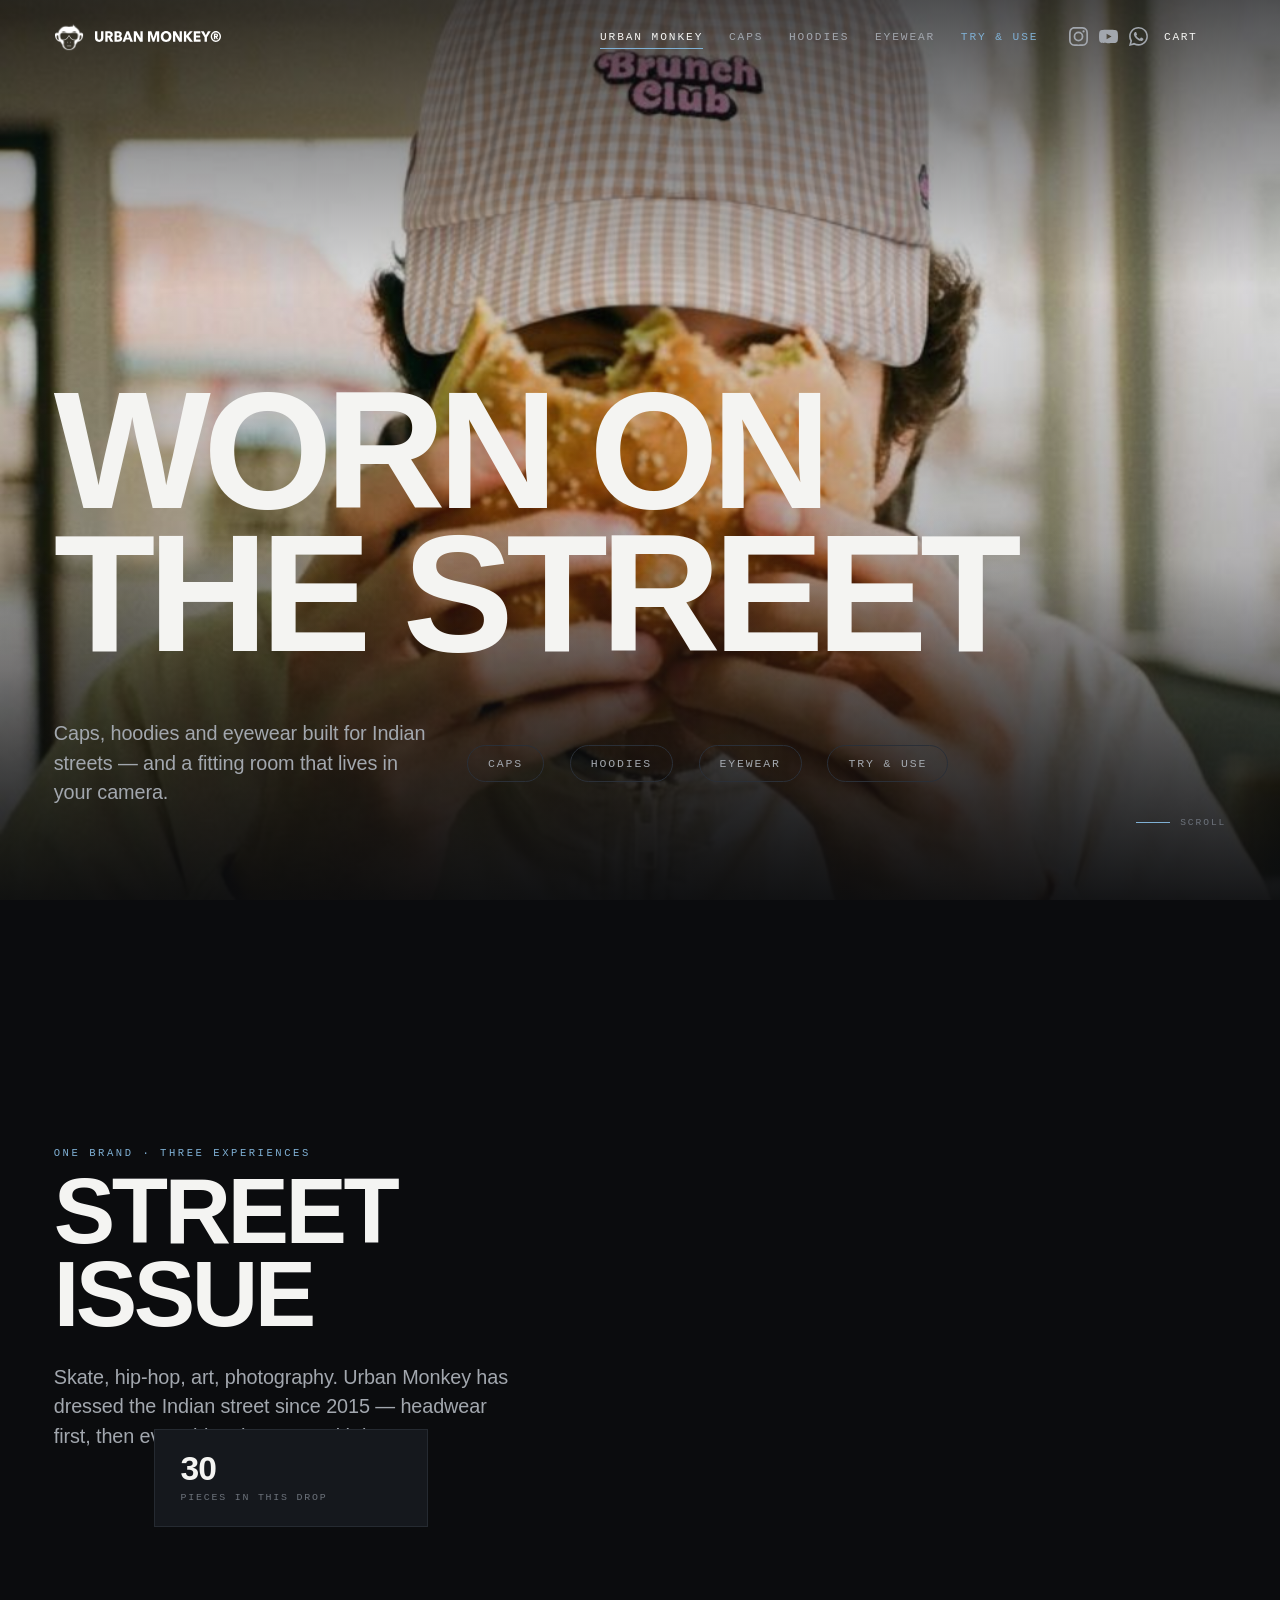
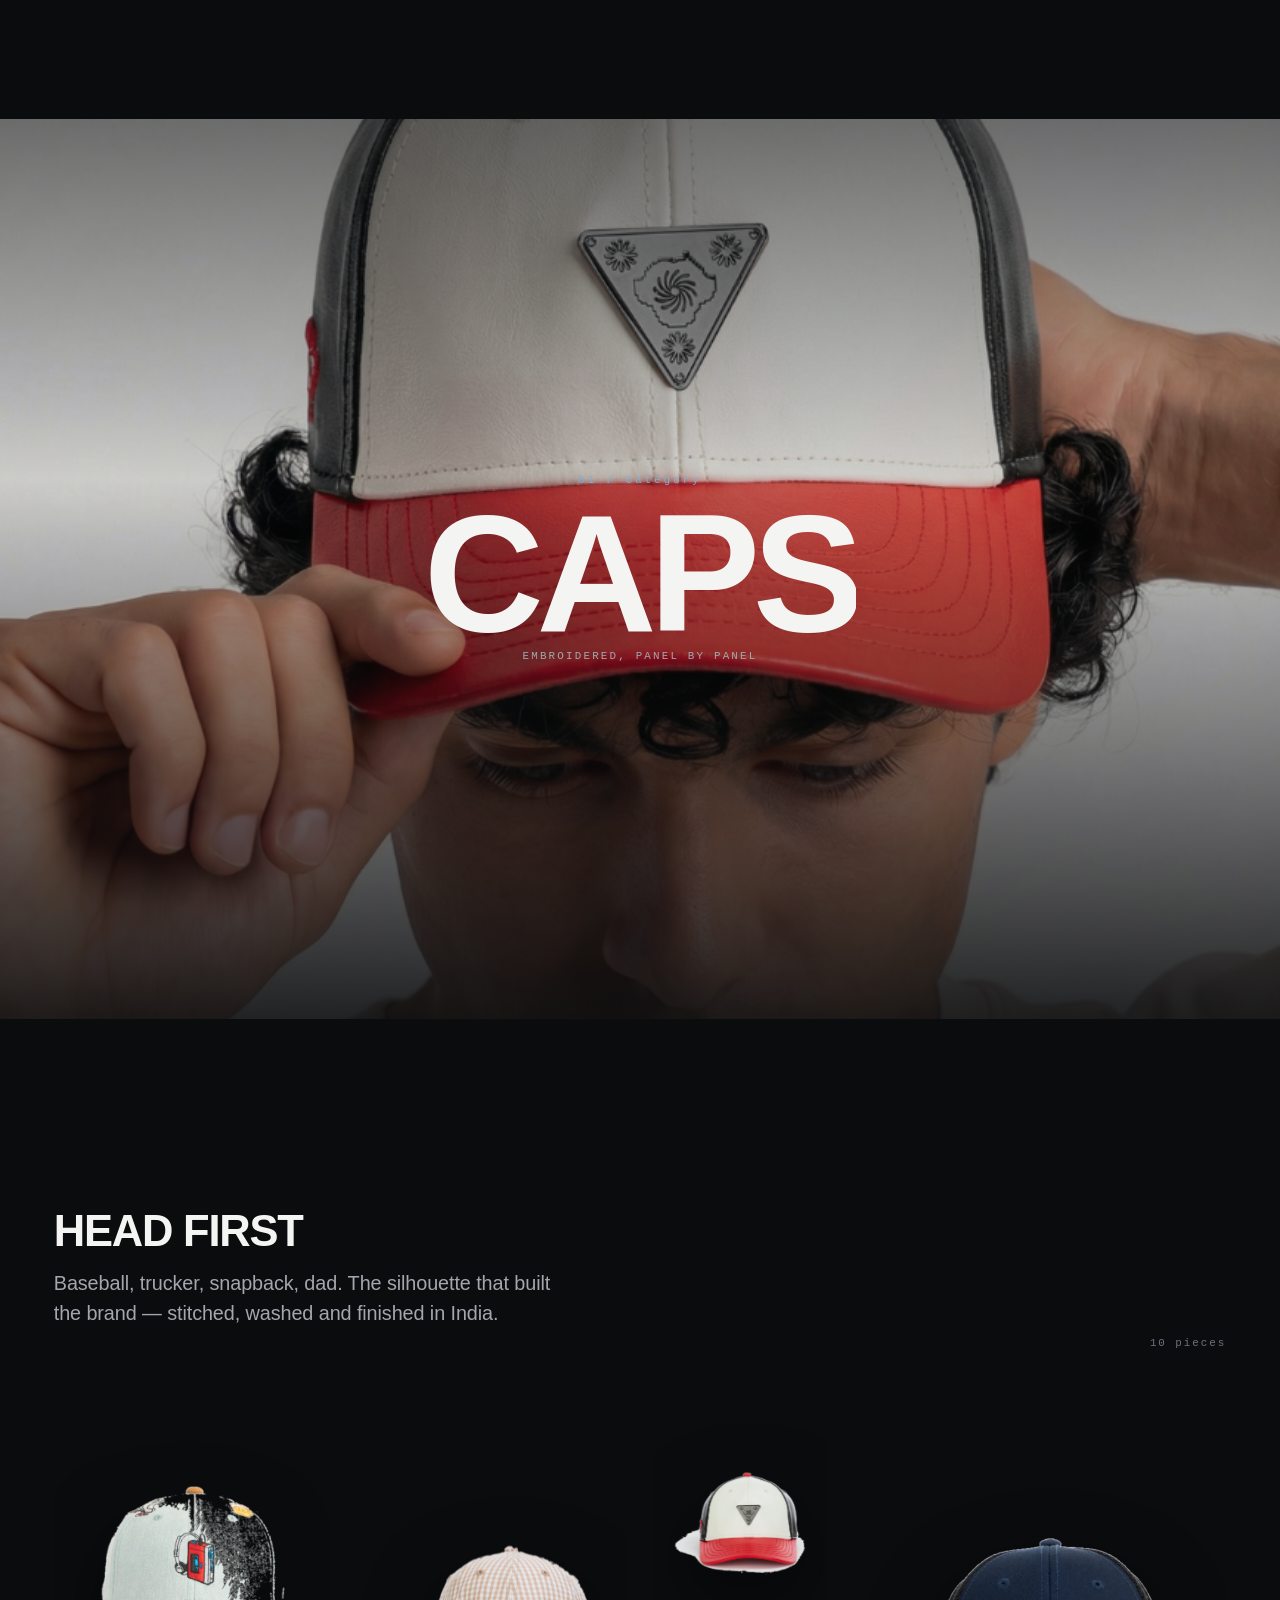
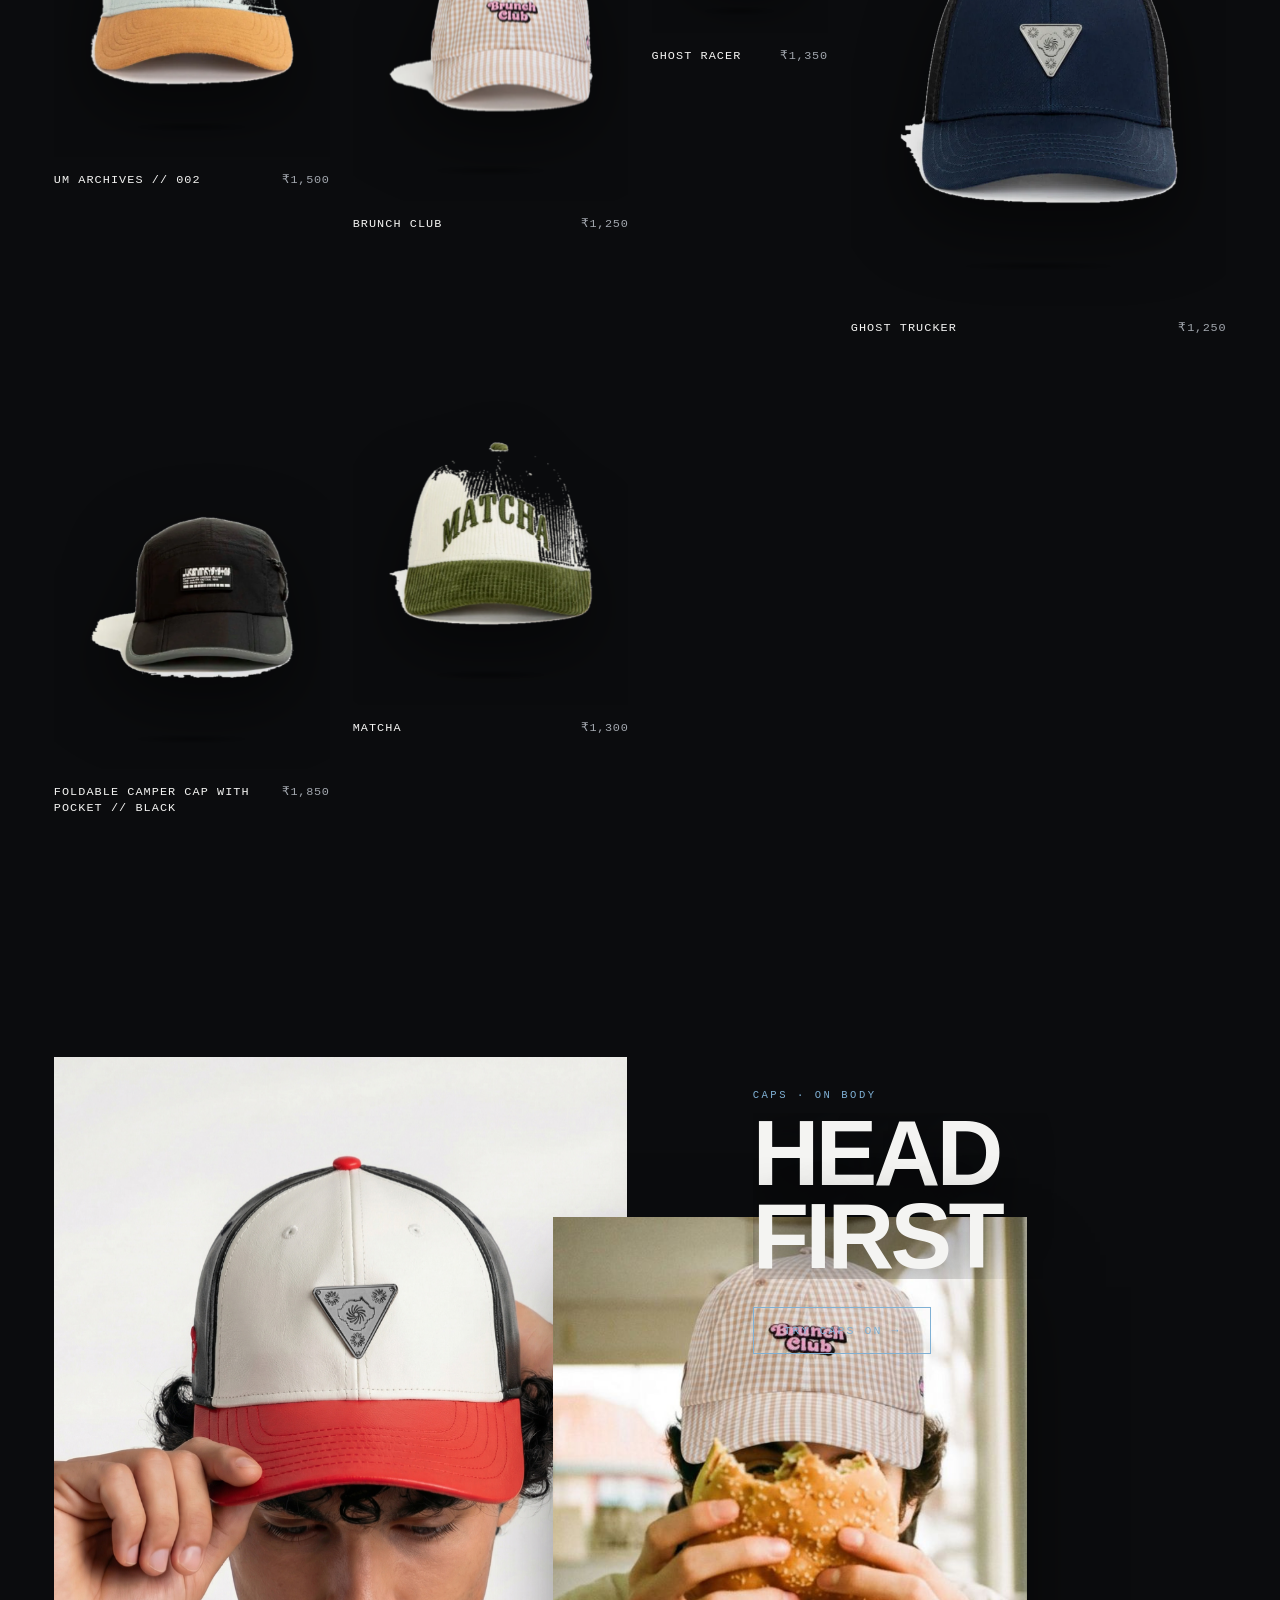
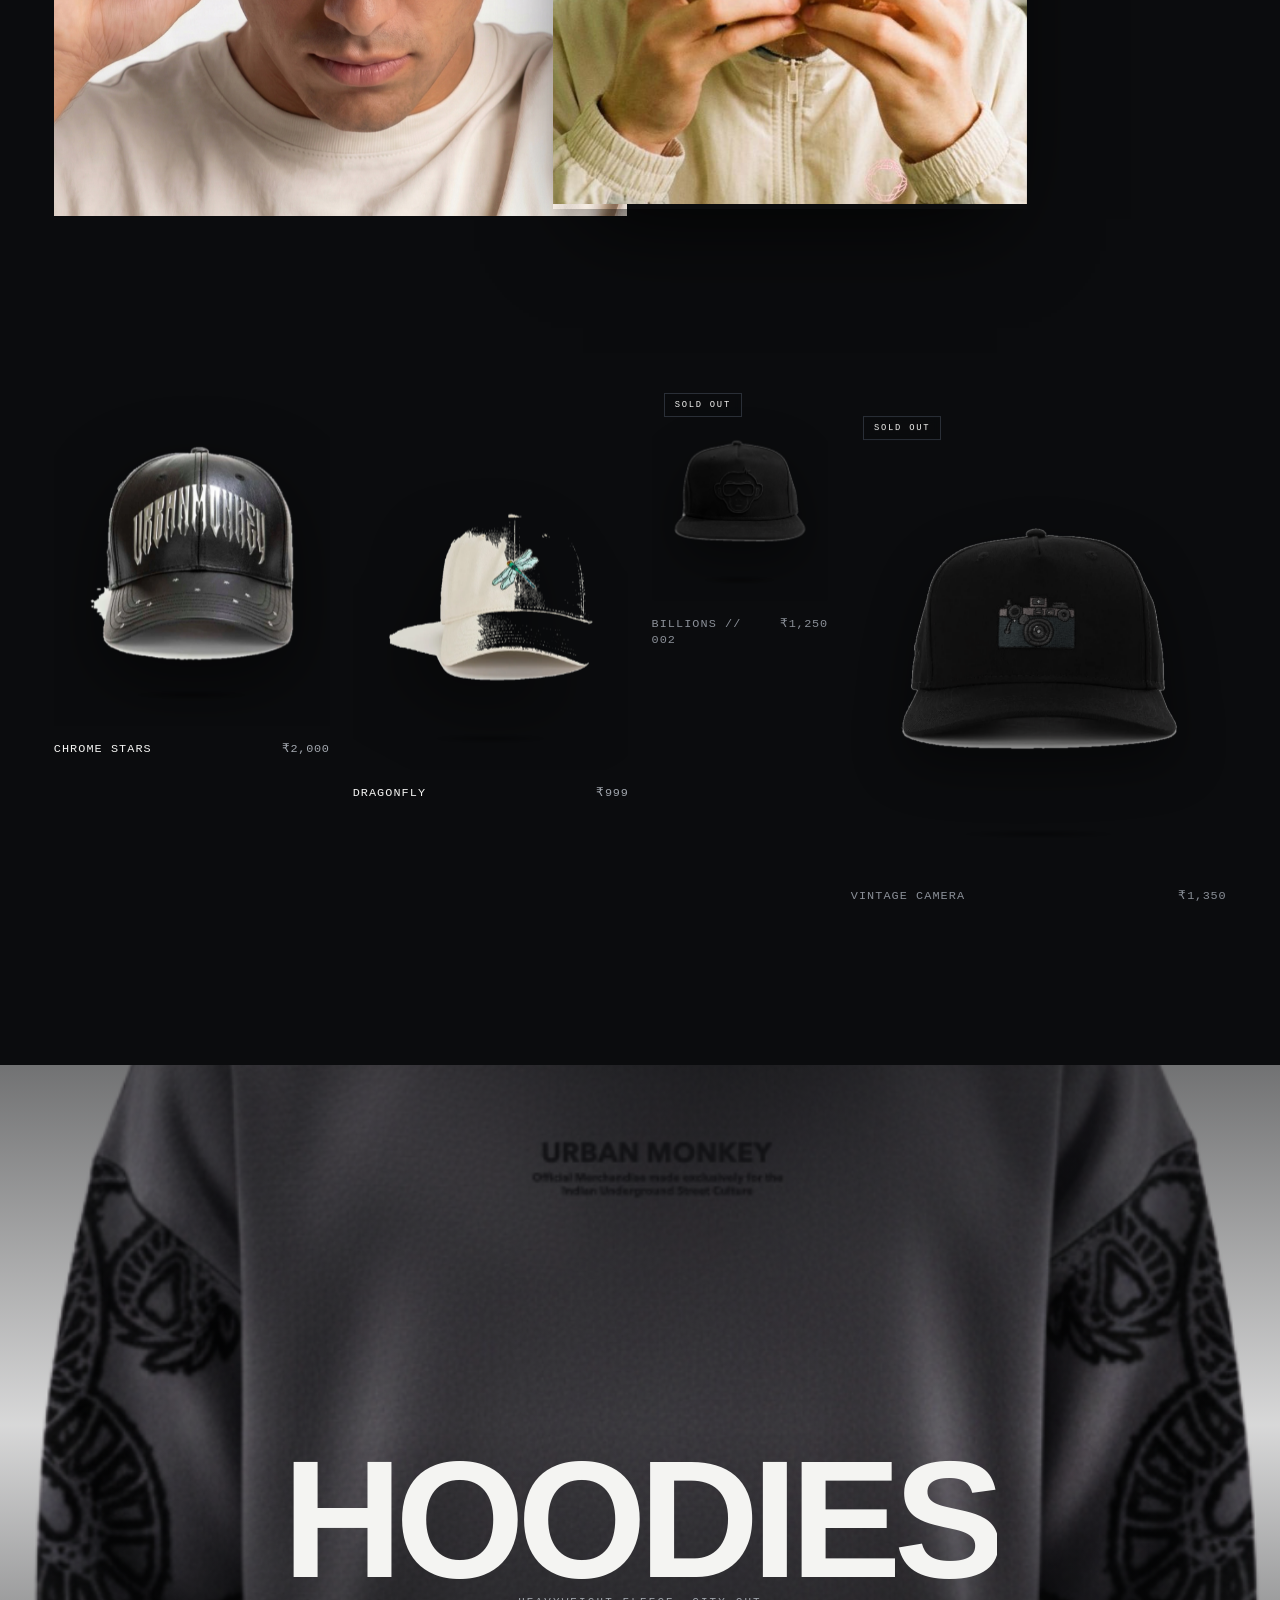
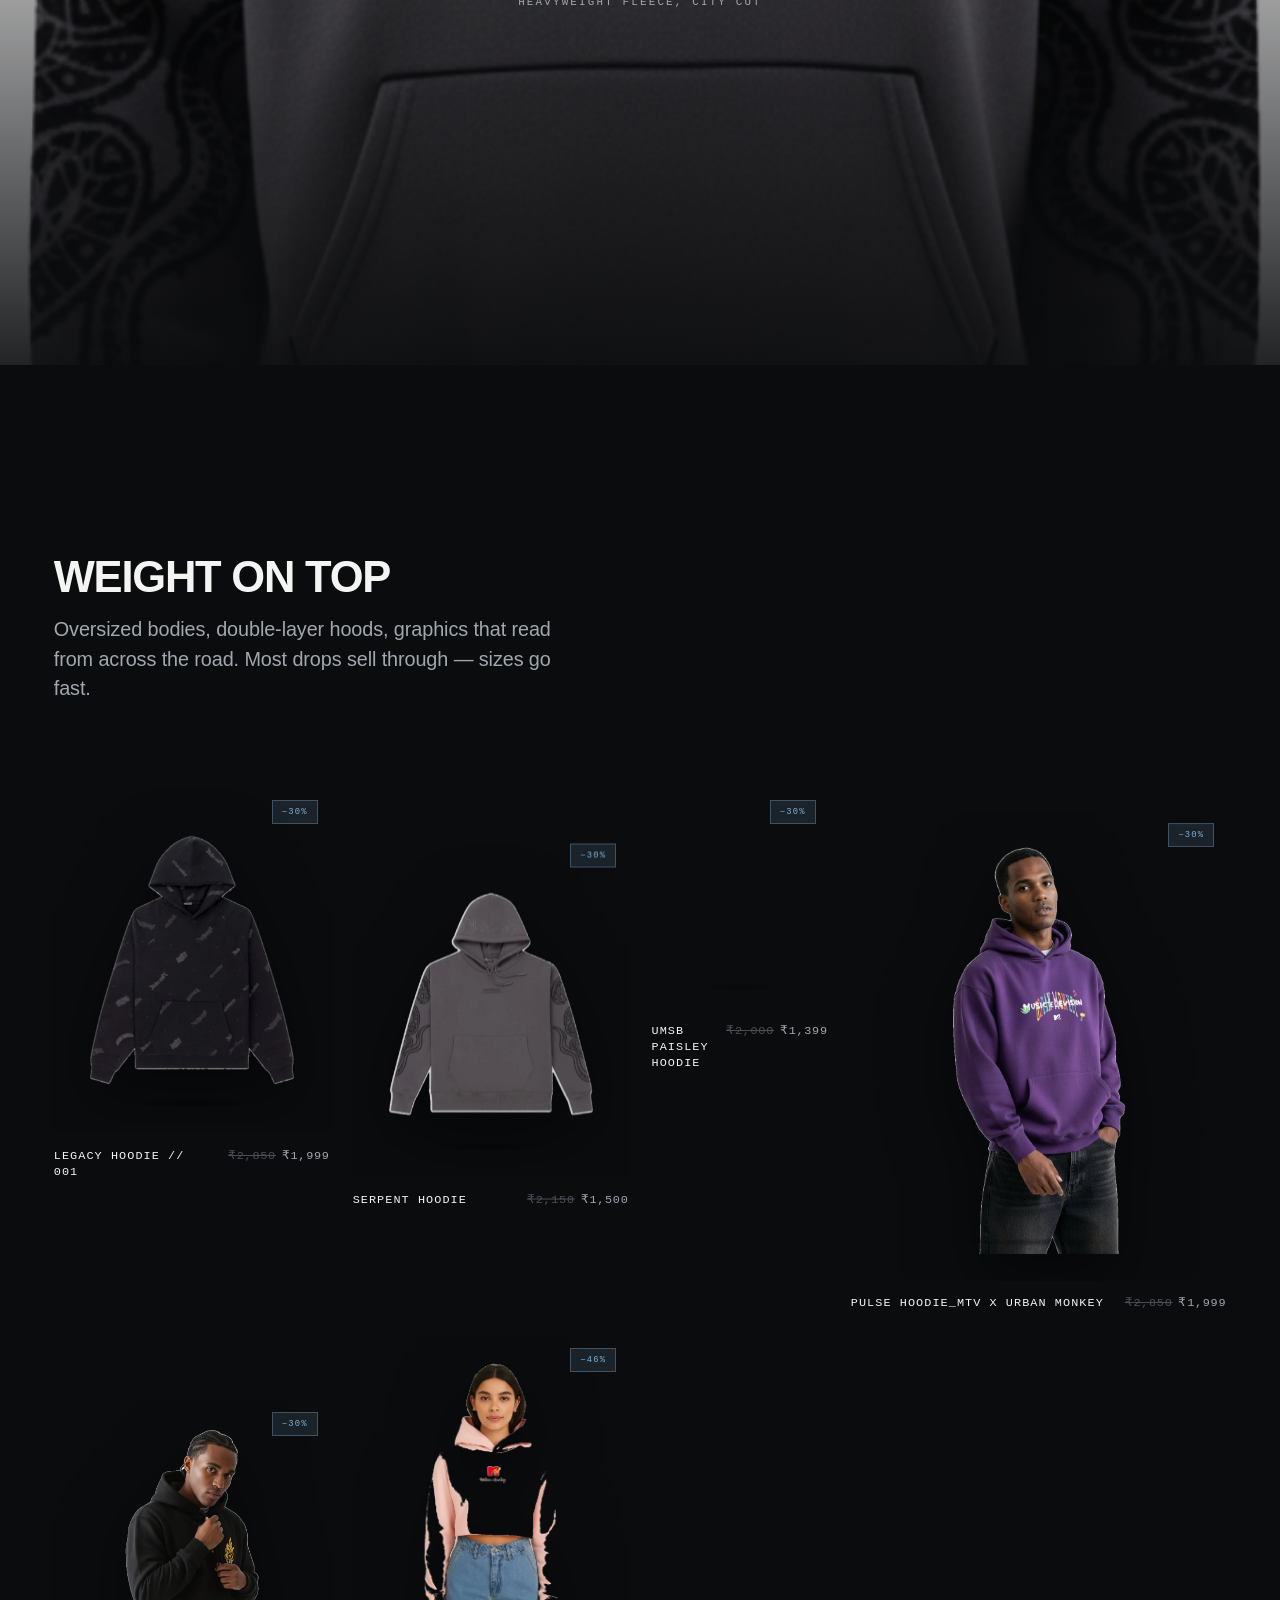
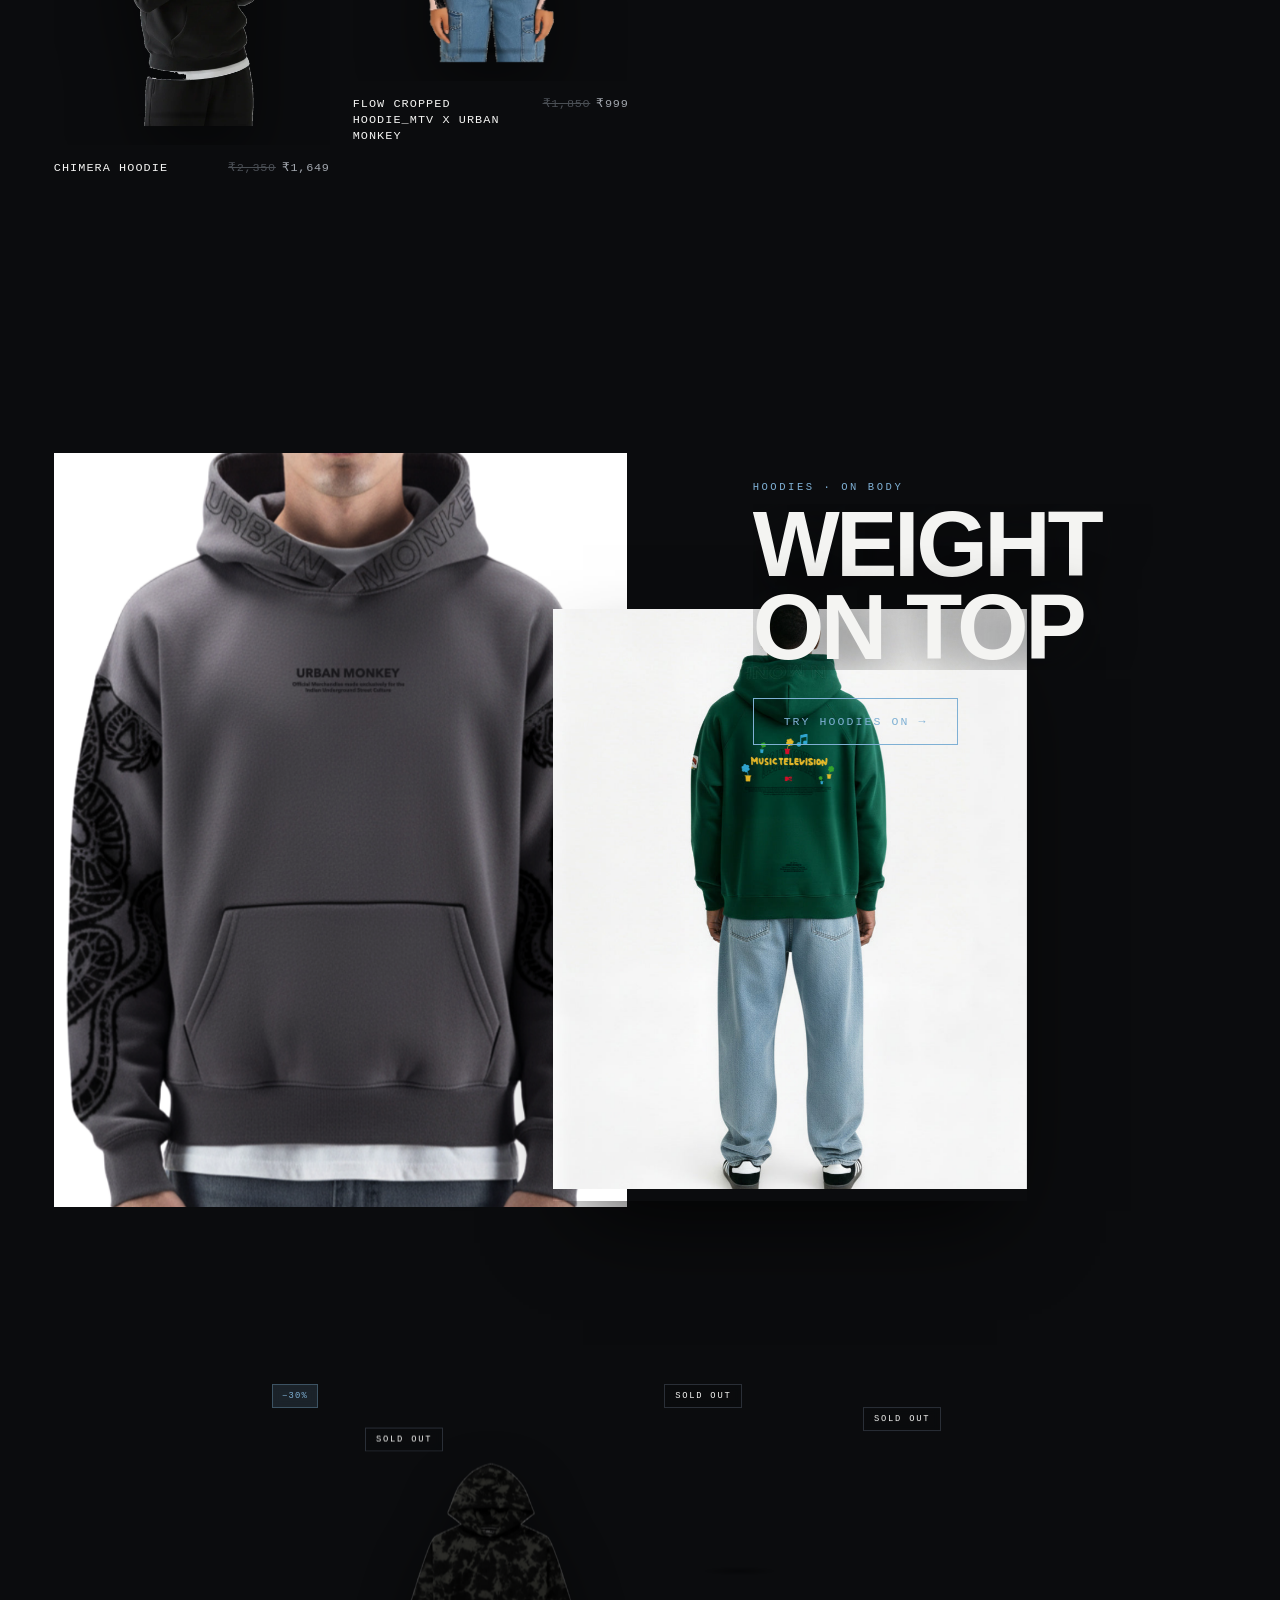
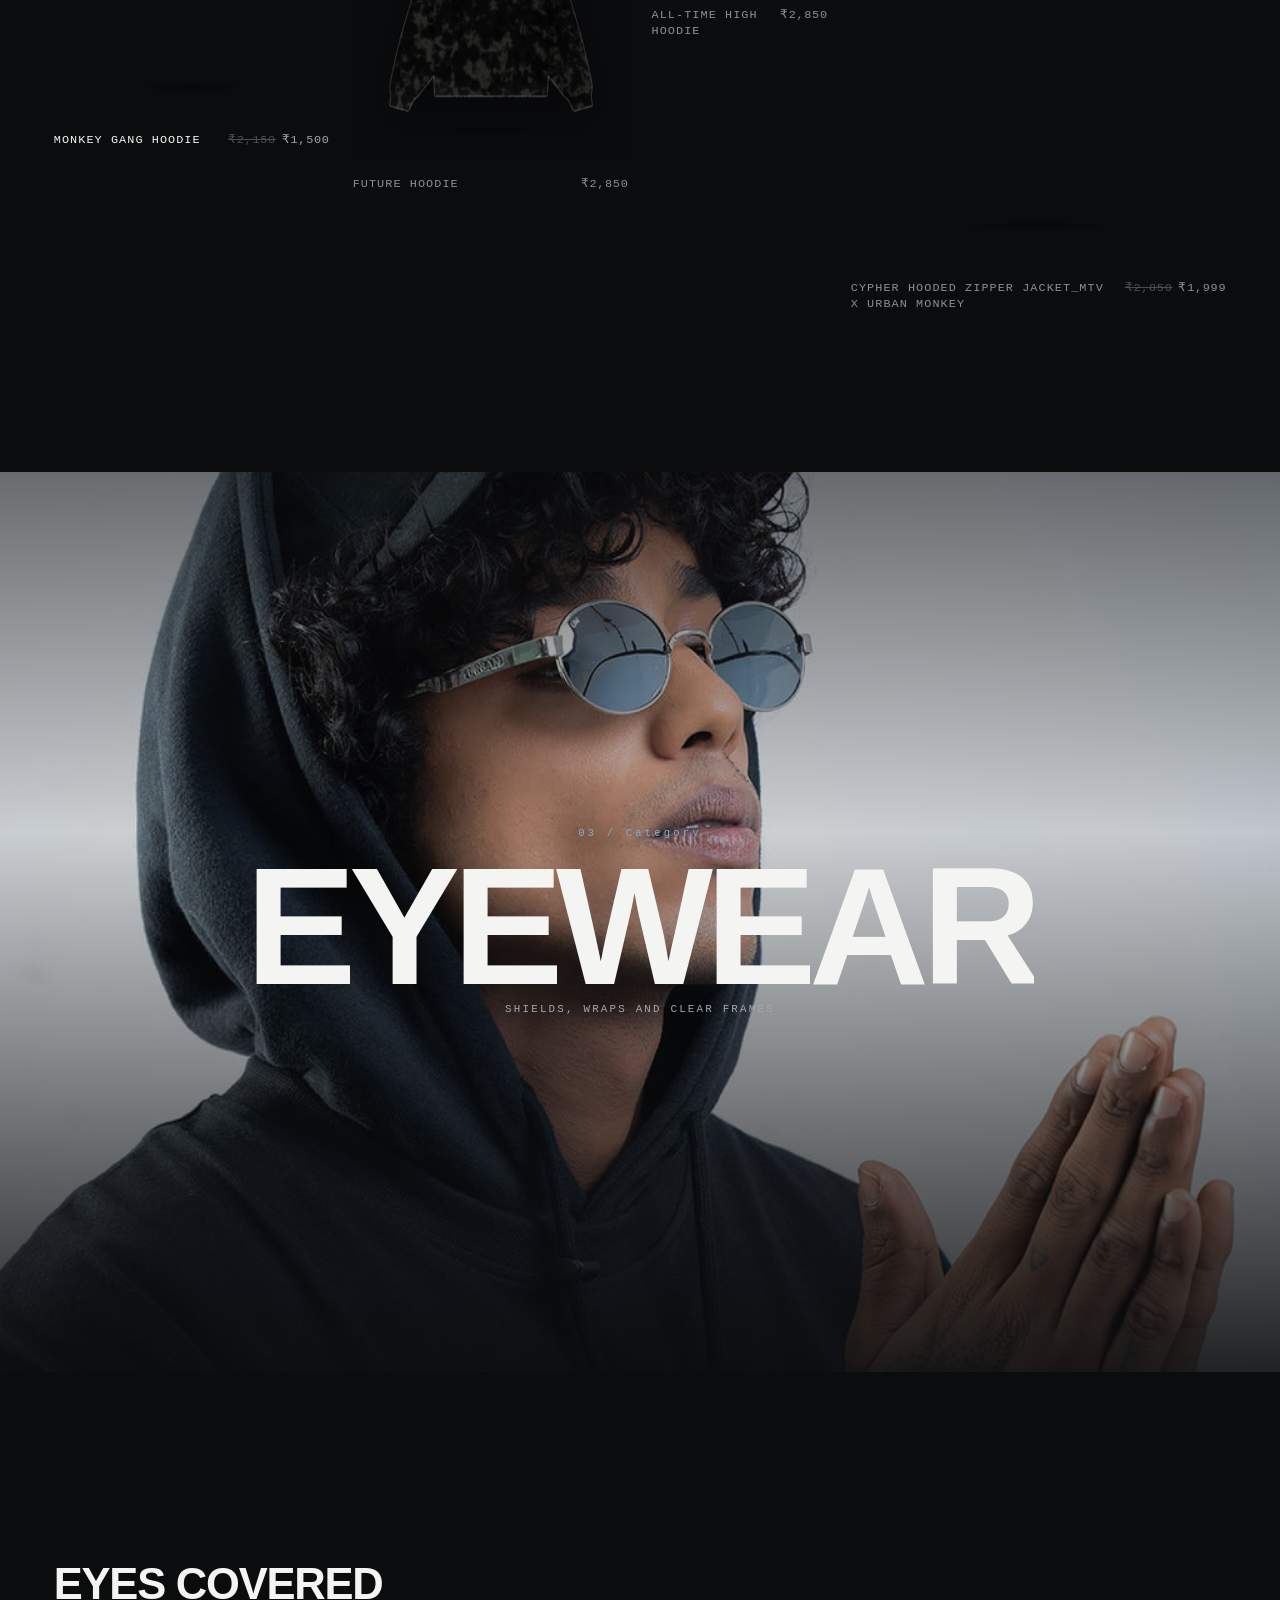
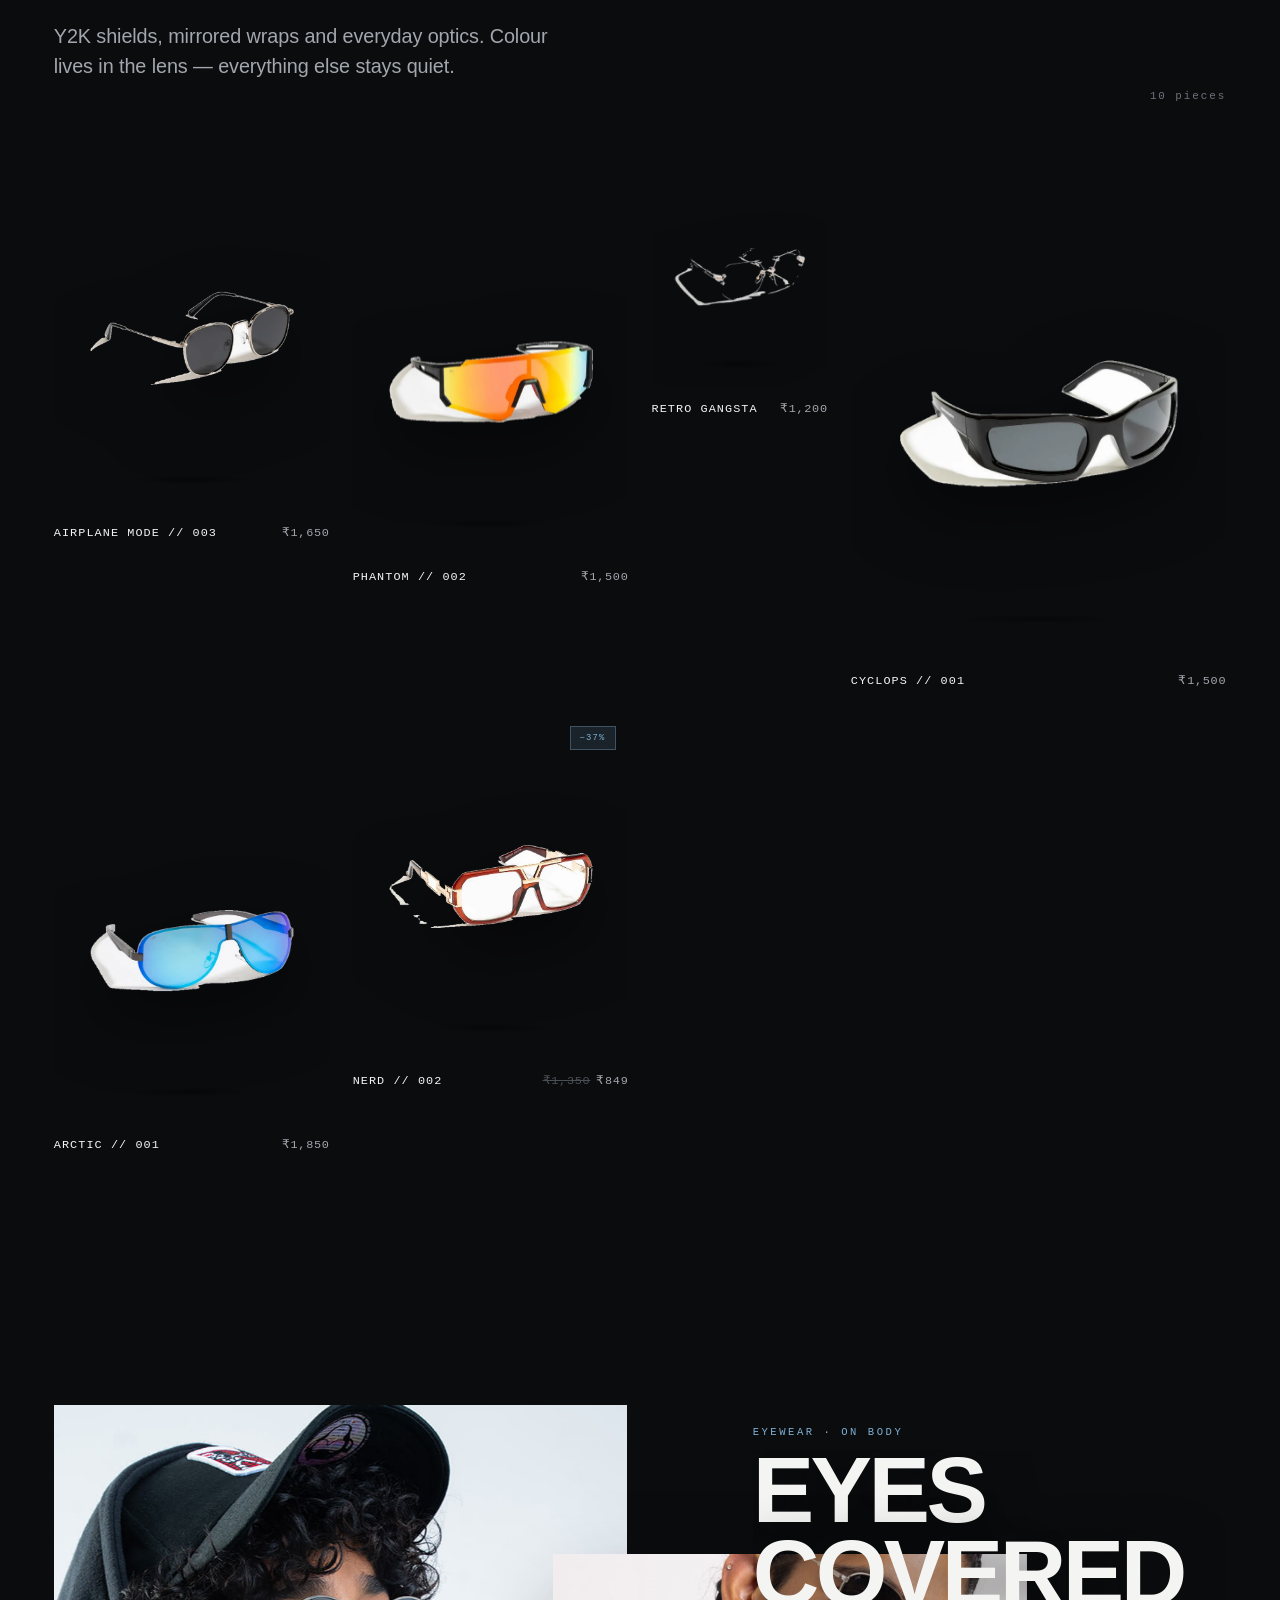
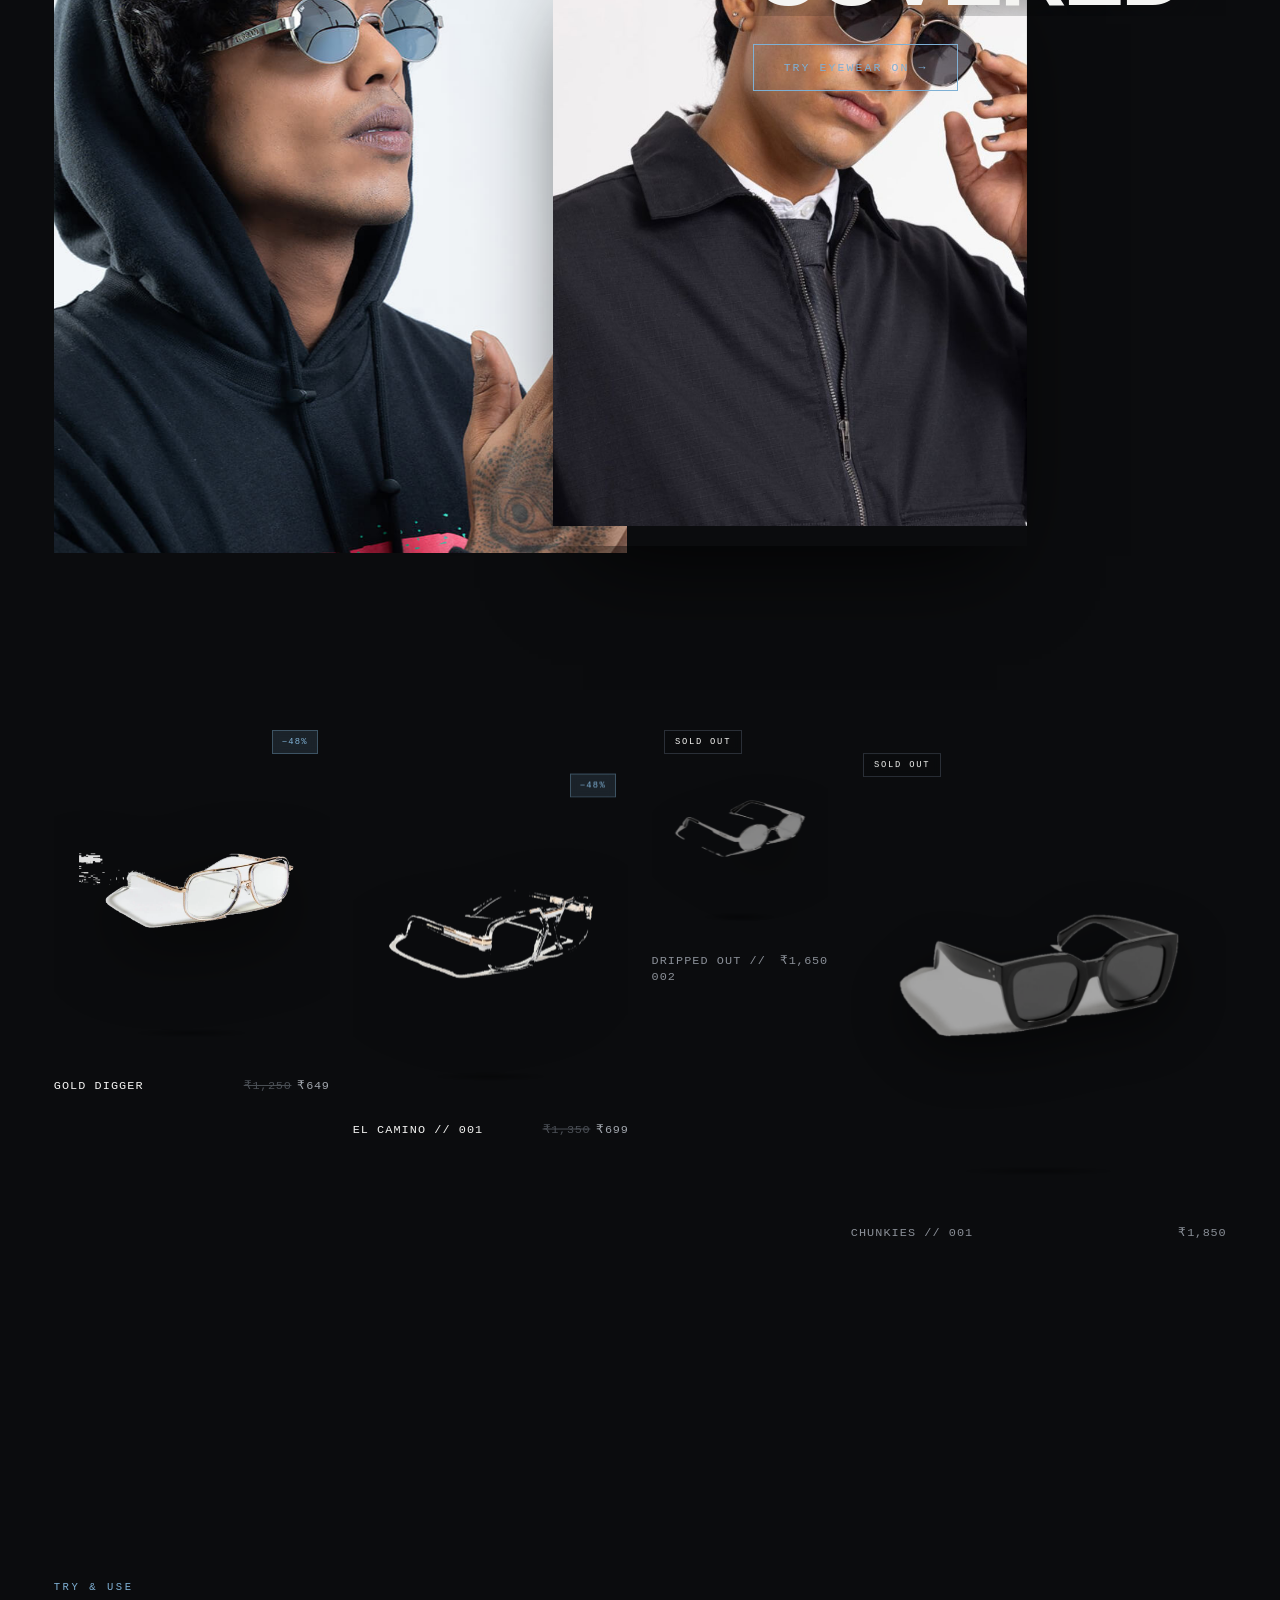
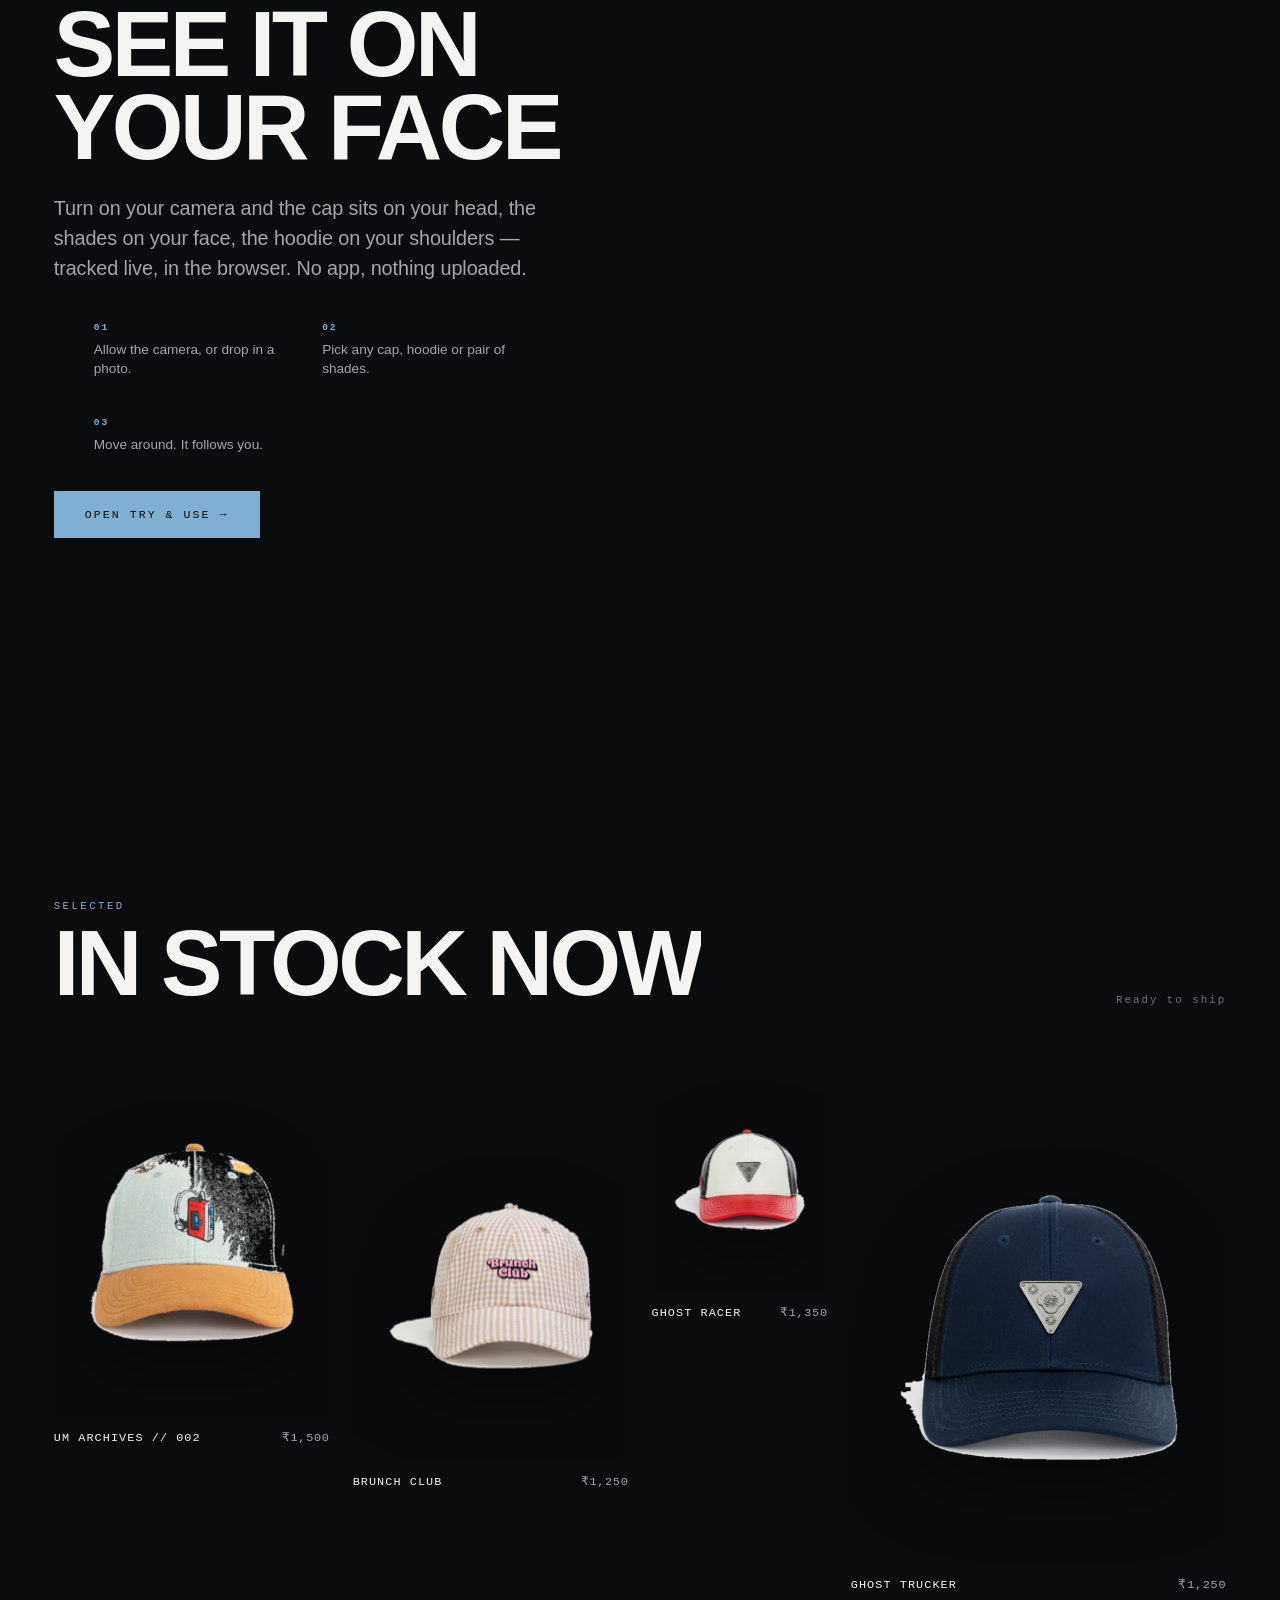
<file: index.html>
<!doctype html>
<html lang="en">
<head>
<meta charset="utf-8">
<meta name="viewport" content="width=device-width,initial-scale=1,viewport-fit=cover">
<title>Urban Monkey® — Caps, Hoodies & Eyewear</title>
<meta name="description" content="Urban Monkey — Indian streetwear. Caps, hoodies and eyewear, shot like a campaign. Shop the drop and try it on in your browser.">
<meta name="theme-color" content="#0b0c0e">
<link rel="icon" href="assets/img/brand/um-mark.png">
<link rel="canonical" href="https://urban-monkey-store.vercel.app/">

<!-- social share card -->
<meta property="og:type" content="website">
<meta property="og:site_name" content="Urban Monkey®">
<meta property="og:title" content="Urban Monkey® — Worn on the street">
<meta property="og:description" content="Caps, hoodies and eyewear built for Indian streets — and a fitting room that lives in your camera.">
<meta property="og:url" content="https://urban-monkey-store.vercel.app/">
<meta property="og:image" content="https://urban-monkey-store.vercel.app/assets/img/brand/og-cover.jpg">
<meta property="og:image:width" content="1200">
<meta property="og:image:height" content="630">
<meta property="og:locale" content="en_IN">
<meta name="twitter:card" content="summary_large_image">
<meta name="twitter:title" content="Urban Monkey® — Worn on the street">
<meta name="twitter:description" content="Caps, hoodies and eyewear built for Indian streets. Try them on in your browser.">
<meta name="twitter:image" content="https://urban-monkey-store.vercel.app/assets/img/brand/og-cover.jpg">
<link rel="stylesheet" href="assets/css/main.css">
<link rel="preload" as="image" href="assets/img/brand/um-mark.png">
</head>
<body class="is-loading">

<!-- 1. clean ground → 2. mark → 3. hero → 4. nav -->
<div id="loader">
  <img class="loader-mark" src="assets/img/brand/um-mark.png" alt="Urban Monkey" width="124" height="124">
  <div class="loader-word"><img src="assets/img/brand/um-logo.svg" alt=""></div>
  <span class="loader-bar"></span>
</div>

<main>

  <!-- ============ HERO ============ -->
  <section class="hero">
    <div class="hero__media">
      <video id="heroVid" muted playsinline autoplay loop preload="auto" poster="assets/img/products/brunch-club-m-1600.jpg">
        <source src="assets/video/v3-img4926.mp4" type="video/mp4">
      </video>
    </div>
    <div class="hero__scrim"></div>
    <div class="hero__inner">
      <h1 class="h-mega hero__title">
        <span><b>Worn on</b></span>
        <span><b>the street</b></span>
      </h1>
      <div class="hero__meta">
        <p class="lede" style="max-width:34ch">Caps, hoodies and eyewear built for Indian streets — and a fitting room that lives in your camera.</p>
        <nav class="hero__cats" aria-label="Shop categories">
          <a href="#caps">Caps</a>
          <a href="#hoodies">Hoodies</a>
          <a href="#eyewear">Eyewear</a>
          <a href="try.html" data-nav>Try &amp; Use</a>
        </nav>
      </div>
    </div>
    <div class="scroll-cue"><i></i> Scroll</div>
  </section>

  <!-- ============ BRAND INTRO (layered) ============ -->
  <section class="sec intro">
    <div class="wrap intro__grid">
      <div class="intro__copy">
        <p class="eyebrow rv">One brand · three experiences</p>
        <h2 class="h-big rv-mask"><span>Street<br>issue</span></h2>
        <p class="lede rv" data-delay="2" style="margin-top:26px">
          Skate, hip-hop, art, photography. Urban Monkey has dressed the Indian street since 2015 —
          headwear first, then everything that goes with it.
        </p>
      </div>
      <div class="intro__media rv-img" data-px="0.1">
        <video data-lazy="assets/video/v5-um-script.mp4" data-loop muted playsinline preload="none"></video>
      </div>
      <div class="intro__badge rv" data-delay="3">
        <b>60</b><span>Pieces in this drop</span>
      </div>
    </div>
  </section>

  <!-- category sections are composed here -->
  <div id="cats"></div>

  <!-- ============ TRY & USE ============ -->
  <section class="tryhi" id="tryhi">
    <div class="tryhi__media">
      <video data-lazy="assets/video/v6-ai-advertising.mp4" data-loop muted playsinline preload="none"></video>
    </div>
    <div class="tryhi__scrim"></div>
    <div class="tryhi__inner">
      <div class="tryhi__box">
        <p class="eyebrow rv">Try &amp; Use</p>
        <h2 class="h-big rv-mask"><span>See it on<br>your face</span></h2>
        <p class="lede rv" data-delay="2" style="margin-top:24px">
          Turn on your camera and the cap sits on your head, the shades on your face,
          the hoodie on your shoulders — tracked live, in the browser. No app, nothing uploaded.
        </p>
        <ol class="tryhi__steps rv" data-delay="3">
          <li><b>01</b><p>Allow the camera, or drop in a photo.</p></li>
          <li><b>02</b><p>Pick any cap, hoodie or pair of shades.</p></li>
          <li><b>03</b><p>Move around. It follows you.</p></li>
        </ol>
        <p class="rv" data-delay="4" style="margin-top:36px">
          <a class="btn btn--solid" href="try.html" data-nav>Open Try &amp; Use →</a>
        </p>
      </div>
    </div>
  </section>

  <!-- ============ FEATURED ============ -->
  <section class="sec" id="featured">
    <div class="wrap">
      <div class="cat__head">
        <div>
          <p class="eyebrow rv">Selected</p>
          <h2 class="h-big rv-mask"><span>In stock now</span></h2>
        </div>
        <span class="cat__count rv" data-delay="2">Ready to ship</span>
      </div>
      <div class="pgrid" id="featGrid"></div>
    </div>
  </section>

</main>

<script src="data/catalog.js"></script>
<script src="assets/js/site.js"></script>
<script src="assets/js/app.js"></script>
</body>
</html>
</file>
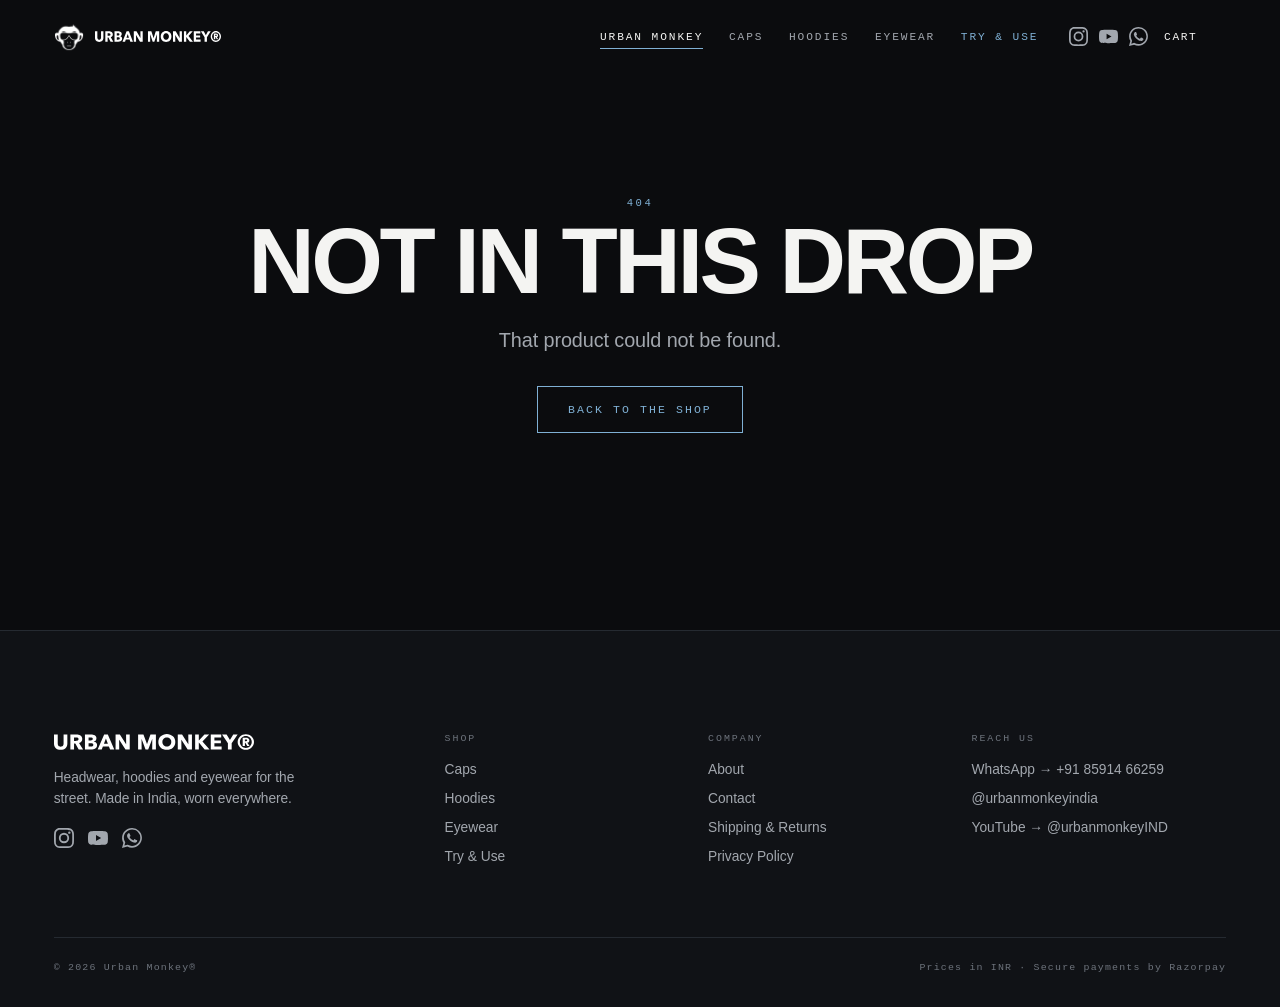
<file: product.html>
<!doctype html>
<html lang="en">
<head>
<meta charset="utf-8">
<meta name="viewport" content="width=device-width,initial-scale=1,viewport-fit=cover">
<title>Urban Monkey®</title>
<meta name="description" content="Urban Monkey product">
<meta name="theme-color" content="#0b0c0e">
<link rel="icon" href="assets/img/brand/um-mark.png">

<!-- product.js overwrites title/description/image once the item is known -->
<meta property="og:type" content="product">
<meta property="og:site_name" content="Urban Monkey®">
<meta property="og:title" content="Urban Monkey®">
<meta property="og:description" content="Caps, hoodies and eyewear built for Indian streets.">
<meta property="og:image" content="https://urban-monkey-store.vercel.app/assets/img/brand/og-cover.jpg">
<meta property="og:image:width" content="1200">
<meta property="og:image:height" content="630">
<meta name="twitter:card" content="summary_large_image">
<meta name="twitter:title" content="Urban Monkey®">
<meta name="twitter:image" content="https://urban-monkey-store.vercel.app/assets/img/brand/og-cover.jpg">
<link rel="stylesheet" href="assets/css/main.css">
</head>
<body>
<main id="pdp"></main>
<script src="data/catalog.js"></script>
<script src="assets/js/site.js"></script>
<script src="assets/js/product.js"></script>
</body>
</html>
</file>
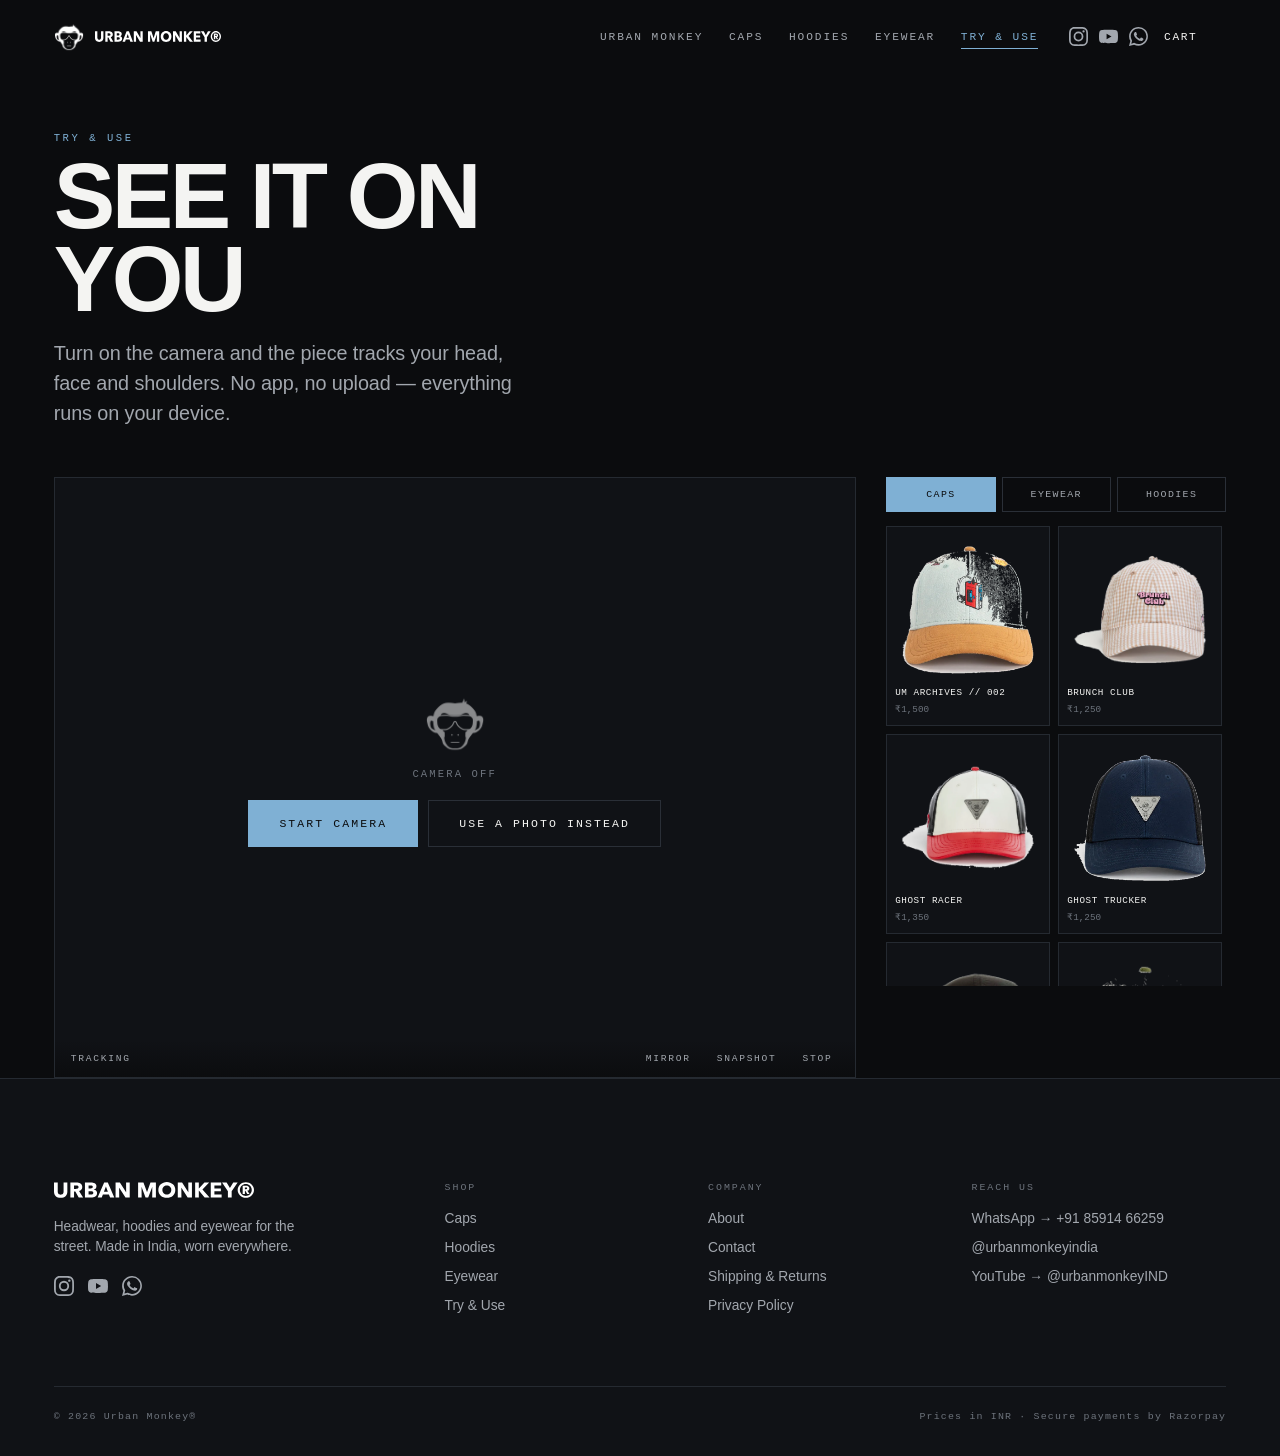
<file: try.html>
<!doctype html>
<html lang="en">
<head>
<meta charset="utf-8">
<meta name="viewport" content="width=device-width,initial-scale=1,viewport-fit=cover">
<title>Try &amp; Use — Urban Monkey®</title>
<meta name="description" content="Try Urban Monkey caps, hoodies and eyewear on yourself — live in your browser.">
<meta name="theme-color" content="#0b0c0e">
<link rel="icon" href="assets/img/brand/um-mark.png">
<link rel="canonical" href="https://urban-monkey-store.vercel.app/try.html">

<meta property="og:type" content="website">
<meta property="og:site_name" content="Urban Monkey®">
<meta property="og:title" content="Try &amp; Use — see it on you">
<meta property="og:description" content="Turn on your camera and the cap sits on your head, the shades on your face. Tracked live, in the browser. Nothing uploaded.">
<meta property="og:url" content="https://urban-monkey-store.vercel.app/try.html">
<meta property="og:image" content="https://urban-monkey-store.vercel.app/assets/img/brand/og-cover.jpg">
<meta property="og:image:width" content="1200">
<meta property="og:image:height" content="630">
<meta name="twitter:card" content="summary_large_image">
<meta name="twitter:title" content="Try &amp; Use — see it on you">
<meta name="twitter:description" content="Urban Monkey caps, hoodies and eyewear, tracked live on your camera.">
<meta name="twitter:image" content="https://urban-monkey-store.vercel.app/assets/img/brand/og-cover.jpg">
<link rel="stylesheet" href="assets/css/main.css">
</head>
<body>

<main class="tryp">
  <section class="tryp__hd">
    <p class="eyebrow">Try &amp; Use</p>
    <h1 class="h-big">See it on you</h1>
    <p class="lede">Turn on the camera and the piece tracks your head, face and shoulders.
      No app, no upload — everything runs on your device.</p>
  </section>

  <section class="tryp__stage">
    <div class="stage" id="stage">
      <video id="cam" playsinline muted></video>
      <canvas id="out"></canvas>
      <img id="still" alt="" hidden>

      <div class="stage__idle" id="idle">
        <img src="assets/img/brand/um-mark.png" alt="" class="stage__mark">
        <p class="mono">Camera off</p>
        <div class="stage__btns">
          <button class="btn btn--solid" id="camBtn">Start camera</button>
          <label class="btn btn--ghost" for="photo">Use a photo instead</label>
          <input type="file" id="photo" accept="image/*" hidden>
        </div>
        <p class="stage__note mono" id="note"></p>
      </div>

      <div class="stage__bar" id="bar" hidden>
        <span class="mono" id="status">Tracking</span>
        <div class="stage__actions">
          <button class="mono" id="mirrorBtn">Mirror</button>
          <button class="mono" id="shotBtn">Snapshot</button>
          <button class="mono" id="stopBtn">Stop</button>
        </div>
      </div>
    </div>

    <aside class="tryp__pick">
      <div class="tryp__tabs" id="tabs">
        <button class="on" data-c="caps">Caps</button>
        <button data-c="eyewear">Eyewear</button>
        <button data-c="hoodies">Hoodies</button>
      </div>
      <div class="tryp__list" id="list"></div>
      <div class="tryp__buy" id="buy" hidden></div>
    </aside>
  </section>
</main>

<script src="data/catalog.js"></script>
<script src="assets/js/site.js"></script>
<script src="assets/js/tryon.js"></script>
</body>
</html>
</file>
<file: assets/css/main.css>
/* =========================================================
   URBAN MONKEY — cinematic commerce
   Base: deep charcoal.  Accent: one muted sky blue.
   ========================================================= */

:root{
  /* --- neutral base (single dominant tone) --- */
  --ink-900:#0b0c0e;      /* page ground */
  --ink-850:#101216;
  --ink-800:#15181d;      /* raised surface */
  --ink-700:#1d2127;
  --ink-600:#2a2f37;
  --line:#252a31;

  --paper:#f4f4f2;        /* primary text */
  --paper-dim:#a2a7ae;
  --paper-faint:#6d737c;

  /* --- the one accent --- */
  --sky:#7fb0d4;
  --sky-soft:rgba(127,176,212,.14);
  --sky-line:rgba(127,176,212,.34);

  --sold:#8a8f97;

  --font-display:"Helvetica Neue","Helvetica Neue LT Std","Arial Black",Inter,-apple-system,BlinkMacSystemFont,"Segoe UI",Arial,sans-serif;
  --font-mono:ui-monospace,"SF Mono","Cascadia Mono","Roboto Mono",Consolas,"Liberation Mono",monospace;

  --gut:clamp(18px,4.2vw,64px);
  --ease:cubic-bezier(.22,.61,.36,1);
  --ease-cine:cubic-bezier(.16,.84,.28,1);

  --hdr-h:74px;
}

*,*::before,*::after{box-sizing:border-box}
html{-webkit-text-size-adjust:100%}
body{
  margin:0;background:var(--ink-900);color:var(--paper);
  font-family:var(--font-display);
  font-synthesis-weight:none;
  -webkit-font-smoothing:antialiased;
  overflow-x:hidden;
}
body.is-loading{overflow:hidden}
body.no-scroll{overflow:hidden}
img,video{display:block;max-width:100%}
a{color:inherit;text-decoration:none}
button{font:inherit;color:inherit;background:none;border:0;cursor:pointer}
:focus-visible{outline:2px solid var(--sky);outline-offset:3px}

/* ---------- type ---------- */
.h-mega{
  font-size:clamp(3.1rem,13vw,13rem);
  font-weight:800;line-height:.86;letter-spacing:-.045em;
  margin:0;text-transform:uppercase;
}
.h-big{
  font-size:clamp(2.1rem,7.2vw,6.4rem);
  font-weight:800;line-height:.9;letter-spacing:-.038em;
  margin:0;text-transform:uppercase;
}
.h-mid{
  font-size:clamp(1.5rem,3.4vw,2.9rem);
  font-weight:700;line-height:1.02;letter-spacing:-.028em;
  margin:0;text-transform:uppercase;
}
.eyebrow{
  font-family:var(--font-mono);
  font-size:.66rem;letter-spacing:.24em;text-transform:uppercase;
  color:var(--sky);margin:0 0 1.1em;font-weight:500;
}
.eyebrow--dim{color:var(--paper-faint)}
.lede{
  font-size:clamp(.98rem,1.55vw,1.24rem);
  line-height:1.5;color:var(--paper-dim);max-width:46ch;font-weight:400;
  letter-spacing:-.005em;
}
.mono{font-family:var(--font-mono);letter-spacing:.06em}

/* =========================================================
   LOADER  — ground, then mark, then hero, then nav
   ========================================================= */
#loader{
  position:fixed;inset:0;z-index:9000;background:var(--ink-900);
  display:grid;place-items:center;
  transition:opacity 1s var(--ease-cine),visibility 1s;
}
#loader.done{opacity:0;visibility:hidden}
.loader-mark{
  width:clamp(74px,11vw,124px);height:auto;
  /* supplied logo is black-on-white: invert + screen renders it white on the dark ground */
  filter:invert(1);mix-blend-mode:screen;
  opacity:0;transform:scale(.9);
  animation:markIn 1.5s var(--ease-cine) .18s forwards;
}
.loader-word{
  margin-top:20px;height:13px;width:min(210px,42vw);
  opacity:0;animation:wordIn 1.1s var(--ease-cine) .82s forwards;
}
.loader-word img{width:100%;height:100%;display:block;object-fit:contain;filter:invert(1)}
.loader-bar{
  position:absolute;bottom:0;left:0;height:1px;width:0;
  background:var(--sky);animation:barIn 1.9s var(--ease-cine) forwards;
}
@keyframes markIn{to{opacity:1;transform:scale(1)}}
@keyframes wordIn{to{opacity:1}}
@keyframes barIn{to{width:100%}}

/* =========================================================
   HEADER
   ========================================================= */
.hdr{
  position:fixed;top:0;left:0;right:0;z-index:800;
  height:var(--hdr-h);
  display:flex;align-items:center;gap:clamp(14px,2.4vw,34px);
  padding:0 var(--gut);
  opacity:0;transform:translateY(-12px);
  transition:height .45s var(--ease),background .45s var(--ease),
             backdrop-filter .45s var(--ease),border-color .45s var(--ease),
             opacity .9s var(--ease) ,transform .9s var(--ease);
  border-bottom:1px solid transparent;
}
body.nav-in .hdr{opacity:1;transform:none}
.hdr.compact{
  height:56px;
  background:rgba(11,12,14,.82);
  backdrop-filter:saturate(140%) blur(14px);
  -webkit-backdrop-filter:saturate(140%) blur(14px);
  border-bottom-color:var(--line);
}
.hdr__brand{display:flex;align-items:center;gap:11px;flex:0 0 auto}
.hdr__mark{width:30px;height:30px;filter:invert(1);mix-blend-mode:screen;transition:width .45s var(--ease),height .45s var(--ease)}
.hdr.compact .hdr__mark{width:25px;height:25px}
.hdr__word{width:126px;height:11px;transition:width .45s var(--ease)}
.hdr.compact .hdr__word{width:108px}
.hdr__word img{width:100%;height:100%;display:block;object-fit:contain;filter:invert(1)}

.nav{display:flex;align-items:center;gap:clamp(12px,2vw,30px);margin-left:auto}
.nav a{
  font-family:var(--font-mono);font-size:.7rem;letter-spacing:.17em;
  text-transform:uppercase;color:var(--paper-dim);
  padding:8px 0;position:relative;transition:color .3s var(--ease);
  white-space:nowrap;
}
.nav a::after{
  content:"";position:absolute;left:0;right:0;bottom:2px;height:1px;
  background:var(--sky);transform:scaleX(0);transform-origin:left;
  transition:transform .42s var(--ease);
}
.nav a:hover,.nav a.active{color:var(--paper)}
.nav a:hover::after,.nav a.active::after{transform:scaleX(1)}
.nav a.is-key{color:var(--sky)}

.hdr__side{display:flex;align-items:center;gap:14px;flex:0 0 auto}
.social{display:flex;align-items:center;gap:11px}
.social a{
  width:19px;height:19px;color:var(--paper-dim);
  transition:color .3s var(--ease),transform .3s var(--ease);
}
.social a:hover{color:var(--sky);transform:translateY(-2px)}
.social svg{width:100%;height:100%;fill:currentColor;display:block}

.cart-btn{
  position:relative;display:flex;align-items:center;gap:8px;
  font-family:var(--font-mono);font-size:.7rem;letter-spacing:.14em;
  color:var(--paper);padding:8px 2px;text-transform:uppercase;
}
.cart-btn:hover{color:var(--sky)}
.cart-count{
  min-width:19px;height:19px;padding:0 5px;border-radius:10px;
  background:var(--sky);color:#0b0c0e;font-size:.63rem;font-weight:700;
  display:grid;place-items:center;
  transform:scale(0);transition:transform .4s var(--ease-cine);
}
.cart-count.on{transform:scale(1)}
.cart-count.bump{animation:bump .5s var(--ease-cine)}
@keyframes bump{0%,100%{transform:scale(1)}38%{transform:scale(1.42)}}

.burger{display:none;width:26px;height:14px;position:relative;flex:0 0 auto}
.burger i{position:absolute;left:0;right:0;height:1.5px;background:var(--paper);transition:.35s var(--ease)}
.burger i:nth-child(1){top:0}
.burger i:nth-child(2){bottom:0}
body.menu-open .burger i:nth-child(1){top:6px;transform:rotate(45deg)}
body.menu-open .burger i:nth-child(2){bottom:6.5px;transform:rotate(-45deg)}

/* =========================================================
   SECTION SHELL
   ========================================================= */
main{position:relative;z-index:1}
.sec{position:relative;padding:clamp(88px,13vw,190px) var(--gut)}
.sec--flush{padding-left:0;padding-right:0}
.wrap{max-width:1560px;margin:0 auto;width:100%}

/* =========================================================
   HERO
   ========================================================= */
.hero{position:relative;height:100svh;min-height:560px;overflow:hidden}
.hero__media{position:absolute;inset:0;clip-path:inset(0 0 0 0)}
.hero__media video,.hero__media img{
  width:100%;height:100%;object-fit:cover;
  transform:scale(1.12);opacity:0;
  transition:transform 2.6s var(--ease-cine),opacity 1.6s var(--ease);
}
body.hero-in .hero__media video,body.hero-in .hero__media img{transform:scale(1);opacity:1}
.hero__scrim{
  position:absolute;inset:0;
  background:
    linear-gradient(180deg,rgba(11,12,14,.72) 0%,rgba(11,12,14,.14) 32%,rgba(11,12,14,.30) 62%,rgba(11,12,14,.94) 100%),
    radial-gradient(120% 74% at 50% 100%,rgba(11,12,14,.62),transparent 62%);
}
.hero__inner{
  position:relative;height:100%;display:flex;flex-direction:column;
  justify-content:flex-end;padding:0 var(--gut) clamp(46px,8vh,96px);
  max-width:1560px;margin:0 auto;
}
.hero__title span{display:block;overflow:hidden}
.hero__title span b{
  display:block;font-weight:800;
  transform:translateY(105%);
  transition:transform 1.25s var(--ease-cine);
}
body.hero-in .hero__title span:nth-child(1) b{transition-delay:.14s;transform:none}
body.hero-in .hero__title span:nth-child(2) b{transition-delay:.26s;transform:none}
.hero__meta{
  display:flex;flex-wrap:wrap;align-items:center;gap:clamp(14px,3vw,40px);
  margin-top:clamp(20px,3vw,34px);
  opacity:0;transform:translateY(16px);
  transition:opacity 1s var(--ease) .62s,transform 1s var(--ease) .62s;
}
body.hero-in .hero__meta{opacity:1;transform:none}
.hero__cats{display:flex;gap:clamp(12px,2vw,26px);flex-wrap:wrap}
.hero__cats a{
  font-family:var(--font-mono);font-size:.72rem;letter-spacing:.16em;
  text-transform:uppercase;padding:11px 20px;border:1px solid var(--ink-600);
  border-radius:999px;transition:.35s var(--ease);color:var(--paper-dim);
}
.hero__cats a:hover{border-color:var(--sky);color:var(--sky);background:var(--sky-soft)}

.scroll-cue{
  position:absolute;right:var(--gut);bottom:clamp(46px,8vh,96px);
  display:flex;align-items:center;gap:10px;
  font-family:var(--font-mono);font-size:.6rem;letter-spacing:.2em;
  color:var(--paper-faint);text-transform:uppercase;
  opacity:0;transition:opacity 1s var(--ease) 1.1s;
}
body.hero-in .scroll-cue{opacity:1}
.scroll-cue i{display:block;width:34px;height:1px;background:var(--paper-faint);position:relative;overflow:hidden}
.scroll-cue i::after{content:"";position:absolute;inset:0;background:var(--sky);animation:cue 2.4s var(--ease) infinite}
@keyframes cue{0%{transform:translateX(-100%)}55%,100%{transform:translateX(100%)}}

/* =========================================================
   SCROLL REVEALS
   ========================================================= */
.rv{opacity:0;transform:translateY(38px);transition:opacity 1.05s var(--ease-cine),transform 1.05s var(--ease-cine)}
.rv.in{opacity:1;transform:none}
.rv-mask{overflow:hidden;display:block}
.rv-mask>*{display:block;transform:translateY(102%);transition:transform 1.15s var(--ease-cine)}
.rv-mask.in>*{transform:none}
.rv-img{overflow:hidden}
.rv-img img,.rv-img video{transform:scale(1.22);transition:transform 1.7s var(--ease-cine)}
.rv-img.in img,.rv-img.in video{transform:scale(1)}
[data-delay="1"]{transition-delay:.09s}
[data-delay="2"]{transition-delay:.18s}
[data-delay="3"]{transition-delay:.27s}
[data-delay="4"]{transition-delay:.36s}

/* =========================================================
   BRAND INTRO — layered / overlapping
   ========================================================= */
.intro{position:relative;padding-top:clamp(96px,15vw,210px);padding-bottom:clamp(96px,15vw,210px)}
.intro__grid{
  display:grid;grid-template-columns:repeat(12,1fr);
  gap:clamp(16px,2vw,30px);align-items:center;
}
.intro__copy{grid-column:1/6;grid-row:1;position:relative;z-index:3}
.intro__media{
  grid-column:5/13;grid-row:1;position:relative;z-index:1;
  aspect-ratio:16/9;overflow:hidden;
}
.intro__media video{width:100%;height:100%;object-fit:cover}
.intro__badge{
  grid-column:2/5;grid-row:1;z-index:4;align-self:end;
  transform:translateY(52%);
  background:var(--ink-800);border:1px solid var(--line);
  padding:22px 26px;
}
.intro__badge b{display:block;font-size:2.1rem;font-weight:800;letter-spacing:-.03em;line-height:1}
.intro__badge span{font-family:var(--font-mono);font-size:.62rem;letter-spacing:.18em;color:var(--paper-faint);text-transform:uppercase}

/* =========================================================
   CATEGORY — cinematic video entry
   ========================================================= */
.cat{position:relative}
.cine{
  position:relative;height:100svh;min-height:520px;overflow:hidden;
}
.cine__media{position:absolute;inset:0}
.cine__media video,.cine__media img{width:100%;height:100%;object-fit:cover}
.cine__scrim{
  position:absolute;inset:0;
  background:linear-gradient(180deg,rgba(11,12,14,.58),rgba(11,12,14,.16) 40%,rgba(11,12,14,.90));
}
.cine__label{
  position:absolute;inset:0;display:grid;place-items:center;text-align:center;
  padding:0 var(--gut);
}
.cine__label .idx{
  font-family:var(--font-mono);font-size:.66rem;letter-spacing:.3em;
  color:var(--sky);margin-bottom:16px;display:block;
}
.cine__label .sub{
  font-family:var(--font-mono);font-size:.68rem;letter-spacing:.2em;
  color:var(--paper-dim);margin-top:18px;text-transform:uppercase;
}
/* video fades/scales into the catalog rather than hard-cutting */
.cat__bridge{
  height:clamp(60px,10vw,140px);
  background:linear-gradient(180deg,rgba(11,12,14,1),var(--ink-900));
  margin-top:-2px;
}

/* =========================================================
   PRODUCT GRID — asymmetric, offset, not boxed rows
   ========================================================= */
.cat__head{
  display:flex;align-items:flex-end;justify-content:space-between;
  gap:24px;flex-wrap:wrap;margin-bottom:clamp(34px,5vw,64px);
}
.cat__count{font-family:var(--font-mono);font-size:.68rem;letter-spacing:.18em;color:var(--paper-faint)}

.pgrid{
  display:grid;grid-template-columns:repeat(12,1fr);
  gap:clamp(18px,2.4vw,42px) clamp(14px,1.8vw,30px);
}
/* rhythm of 5 across 12 cols → deliberately uneven, with vertical offsets */
.pgrid>*:nth-child(5n+1){grid-column:span 3}
.pgrid>*:nth-child(5n+2){grid-column:span 3;transform:translateY(clamp(20px,3.4vw,62px))}
.pgrid>*:nth-child(5n+3){grid-column:span 2}
.pgrid>*:nth-child(5n+4){grid-column:span 4;transform:translateY(clamp(10px,1.8vw,32px))}
.pgrid>*:nth-child(5n+5){grid-column:span 3;transform:translateY(clamp(30px,5vw,92px))}

/* ---------- product card ----------
   Products are cut out of their studio backdrop and float on the page ground,
   so the grid never reads as a wall of boxes. */
.card{position:relative;display:block;isolation:isolate}
.card__frame{
  position:relative;aspect-ratio:4/5;
  display:grid;place-items:center;
}
/* soft pool of light that grounds the floating product */
.card__frame::before{
  content:"";position:absolute;left:8%;right:8%;top:12%;bottom:6%;
  background:radial-gradient(58% 52% at 50% 52%,rgba(255,255,255,.075),transparent 72%);
  opacity:0;transition:opacity .6s var(--ease);
  border-radius:50%;
}
.card:hover .card__frame::before{opacity:1}
/* contact shadow */
.card__frame::after{
  content:"";position:absolute;left:22%;right:22%;bottom:7%;height:12px;
  background:radial-gradient(50% 50% at 50% 50%,rgba(0,0,0,.6),transparent 70%);
  opacity:.55;transition:.6s var(--ease);
}
.card:hover .card__frame::after{opacity:.8;transform:translateY(3px) scaleX(1.06)}

.card__img{
  position:absolute;inset:0;width:100%;height:100%;
  object-fit:contain;padding:7% 9%;
  transition:transform 1.05s var(--ease-cine),opacity .55s var(--ease);
  will-change:transform;
  filter:drop-shadow(0 24px 34px rgba(0,0,0,.5));
}
.card__img--b{opacity:0}
.card:hover .card__img--a{transform:scale(1.06) translate(-2%,-1.5%);opacity:0}
.card:hover .card__img--b{opacity:1;transform:scale(1.06) translate(1%,-1.5%)}
.card__meta{
  display:flex;align-items:baseline;justify-content:space-between;
  gap:14px;margin-top:15px;
}
.card__name{
  font-family:var(--font-mono);font-size:.74rem;letter-spacing:.09em;
  text-transform:uppercase;line-height:1.35;color:var(--paper);
}
.card__price{font-family:var(--font-mono);font-size:.74rem;letter-spacing:.06em;color:var(--paper-dim);white-space:nowrap}
.card__price s{color:var(--paper-faint);opacity:.65;margin-right:6px}
.card__type{
  font-family:var(--font-mono);font-size:.58rem;letter-spacing:.18em;
  color:var(--paper-faint);text-transform:uppercase;margin-top:5px;
  opacity:0;transform:translateY(-4px);
  transition:opacity .45s var(--ease),transform .45s var(--ease);
}
.card:hover .card__type{opacity:1;transform:none}
.card__cta{
  position:absolute;left:0;right:0;bottom:0;
  background:linear-gradient(180deg,transparent,rgba(11,12,14,.88));
  padding:34px 16px 15px;
  display:flex;align-items:center;justify-content:space-between;gap:10px;
  opacity:0;transform:translateY(10px);
  transition:opacity .5s var(--ease),transform .5s var(--ease);
}
.card:hover .card__cta{opacity:1;transform:none}
.card__cta span{
  font-family:var(--font-mono);font-size:.6rem;letter-spacing:.18em;
  text-transform:uppercase;color:var(--paper);
}
.card__cta span:last-child{color:var(--sky)}

/* sold out: visible but quieter */
.card.sold .card__img{filter:grayscale(.85) brightness(.66) drop-shadow(0 18px 26px rgba(0,0,0,.45))}
.card.sold .card__name,.card.sold .card__price{color:var(--sold)}
.tag-sold{
  position:absolute;top:12px;left:12px;z-index:2;
  font-family:var(--font-mono);font-size:.55rem;letter-spacing:.2em;
  text-transform:uppercase;color:var(--paper);
  background:rgba(11,12,14,.72);border:1px solid var(--ink-600);
  padding:6px 10px;backdrop-filter:blur(4px);
}
.tag-off{
  position:absolute;top:12px;right:12px;z-index:2;
  font-family:var(--font-mono);font-size:.55rem;letter-spacing:.14em;
  color:var(--sky);border:1px solid var(--sky-line);background:var(--sky-soft);
  padding:6px 9px;backdrop-filter:blur(4px);
}

/* =========================================================
   EDITORIAL MODEL BREAK — overlapping, parallax
   ========================================================= */
.edit{position:relative;padding:clamp(60px,9vw,140px) var(--gut)}
.edit__grid{display:grid;grid-template-columns:repeat(12,1fr);gap:clamp(14px,2vw,28px);align-items:start}
.edit__a{grid-column:1/7;grid-row:1;aspect-ratio:3/4;overflow:hidden;z-index:1}
.edit__b{grid-column:6/11;grid-row:1;aspect-ratio:4/5;overflow:hidden;
  margin-top:clamp(60px,13vw,220px);z-index:3;box-shadow:0 40px 90px -30px rgba(0,0,0,.85)}
.edit__a img,.edit__b img{width:100%;height:100%;object-fit:cover;will-change:transform}
.edit__txt{
  grid-column:8/13;grid-row:1;z-index:4;align-self:start;
  padding-top:clamp(10px,3vw,50px);mix-blend-mode:normal;
}
.edit__txt .h-big{text-shadow:0 10px 50px rgba(11,12,14,.8)}

/* =========================================================
   TRY & USE highlight
   ========================================================= */
.tryhi{position:relative;overflow:hidden}
.tryhi__media{position:absolute;inset:0}
.tryhi__media video{width:100%;height:100%;object-fit:cover}
.tryhi__scrim{position:absolute;inset:0;background:linear-gradient(90deg,rgba(11,12,14,.95) 0%,rgba(11,12,14,.72) 42%,rgba(11,12,14,.35) 100%)}
.tryhi__inner{position:relative;padding:clamp(90px,14vw,200px) var(--gut);max-width:1560px;margin:0 auto}
.tryhi__box{max-width:660px}
.btn{
  display:inline-flex;align-items:center;gap:12px;
  font-family:var(--font-mono);font-size:.72rem;letter-spacing:.18em;
  text-transform:uppercase;padding:16px 30px;
  border:1px solid var(--sky);color:var(--sky);background:transparent;
  transition:.4s var(--ease);position:relative;overflow:hidden;
}
.btn::before{
  content:"";position:absolute;inset:0;background:var(--sky);
  transform:translateY(101%);transition:transform .45s var(--ease-cine);z-index:-1;
}
.btn:hover{color:#0b0c0e;border-color:var(--sky)}
.btn:hover::before{transform:none}
.btn--solid{background:var(--sky);color:#0b0c0e;border-color:var(--sky)}
.btn--solid::before{background:var(--paper)}
.btn--ghost{border-color:var(--ink-600);color:var(--paper)}
.btn--ghost::before{background:var(--paper)}
.btn--ghost:hover{color:#0b0c0e;border-color:var(--paper)}
.btn--block{width:100%;justify-content:center}
.btn[disabled]{opacity:.4;pointer-events:none}

.tryhi__steps{display:flex;gap:clamp(18px,3vw,46px);margin-top:38px;flex-wrap:wrap}
.tryhi__steps li{list-style:none;max-width:190px}
.tryhi__steps b{
  font-family:var(--font-mono);font-size:.6rem;letter-spacing:.2em;
  color:var(--sky);display:block;margin-bottom:7px;
}
.tryhi__steps p{margin:0;font-size:.85rem;color:var(--paper-dim);line-height:1.45}

/* =========================================================
   TRY & USE page
   ========================================================= */
.tryp{padding:calc(var(--hdr-h) + clamp(26px,5vw,58px)) var(--gut) 0;max-width:1560px;margin:0 auto}
.tryp__hd{max-width:52ch;margin-bottom:clamp(26px,4vw,48px)}
.tryp__hd .lede{margin-top:18px}
.tryp__stage{display:grid;grid-template-columns:1fr 340px;gap:clamp(18px,2.4vw,34px);align-items:start}

.stage{
  position:relative;aspect-ratio:4/3;background:var(--ink-850);
  border:1px solid var(--line);overflow:hidden;display:grid;place-items:center;
}
.stage video{position:absolute;width:1px;height:1px;opacity:0;pointer-events:none}
.stage canvas{max-width:100%;max-height:100%;display:block;touch-action:none}
.stage img#still{position:absolute;width:1px;height:1px;opacity:0;pointer-events:none}
.stage__idle{position:absolute;inset:0;display:grid;place-content:center;justify-items:center;gap:14px;text-align:center;padding:24px}
.stage.live .stage__idle{display:none}
.stage__mark{width:60px;filter:invert(1);mix-blend-mode:screen;opacity:.5}
.stage__idle .mono{font-size:.66rem;letter-spacing:.2em;color:var(--paper-faint);text-transform:uppercase;margin:0}
.stage__btns{display:flex;gap:10px;flex-wrap:wrap;justify-content:center;margin-top:6px}
.stage__note{font-size:.62rem;letter-spacing:.08em;color:var(--sky);max-width:38ch;line-height:1.6;margin:4px 0 0}
.stage__bar{
  position:absolute;left:0;right:0;bottom:0;display:flex;align-items:center;
  justify-content:space-between;gap:12px;padding:12px 16px;
  background:linear-gradient(180deg,transparent,rgba(11,12,14,.9));
}
.stage__bar .mono{font-size:.6rem;letter-spacing:.18em;text-transform:uppercase;color:var(--paper-dim)}
.stage__actions{display:flex;gap:14px}
.stage__actions button{color:var(--paper-dim);transition:color .3s}
.stage__actions button:hover{color:var(--sky)}

.tryp__tabs{display:flex;gap:6px;margin-bottom:14px}
.tryp__tabs button{
  flex:1;padding:11px 8px;border:1px solid var(--ink-600);
  font-family:var(--font-mono);font-size:.62rem;letter-spacing:.14em;
  text-transform:uppercase;color:var(--paper-dim);transition:.3s var(--ease);
}
.tryp__tabs button:hover{border-color:var(--sky);color:var(--sky)}
.tryp__tabs button.on{background:var(--sky);border-color:var(--sky);color:#0b0c0e}
.tryp__list{
  display:grid;grid-template-columns:repeat(2,1fr);gap:8px;
  max-height:min(52vh,460px);overflow-y:auto;padding-right:4px;
}
.chip{
  border:1px solid var(--line);padding:10px 8px;text-align:left;
  display:grid;gap:4px;transition:.3s var(--ease);background:var(--ink-850);
}
.chip:hover{border-color:var(--sky-line);background:var(--ink-800)}
.chip.on{border-color:var(--sky);background:var(--sky-soft)}
.chip img{width:100%;aspect-ratio:1/1;object-fit:contain}
.chip span{font-family:var(--font-mono);font-size:.58rem;letter-spacing:.06em;text-transform:uppercase;color:var(--paper);line-height:1.3}
.chip em{font-family:var(--font-mono);font-style:normal;font-size:.58rem;color:var(--paper-faint)}
.tryp__buy{margin-top:16px;border-top:1px solid var(--line);padding-top:16px}
.tryp__buyRow{display:flex;align-items:center;justify-content:space-between;gap:12px;margin-bottom:12px}
.tryp__buyRow b{display:block;font-family:var(--font-mono);font-size:.68rem;letter-spacing:.06em;text-transform:uppercase;font-weight:500}
.tryp__buyRow span{font-family:var(--font-mono);font-size:.64rem;color:var(--paper-faint)}
.tryp__link{font-size:.6rem;letter-spacing:.16em;text-transform:uppercase;color:var(--sky)}

@media (max-width:900px){
  .tryp__stage{grid-template-columns:1fr}
  .stage{aspect-ratio:3/4;max-height:70svh}
  .tryp__list{grid-template-columns:repeat(3,1fr);max-height:none}
}

/* =========================================================
   FOOTER
   ========================================================= */
.ftr{border-top:1px solid var(--line);padding:clamp(56px,8vw,104px) var(--gut) 34px;background:var(--ink-850)}
.ftr__grid{display:grid;grid-template-columns:1.6fr 1fr 1fr 1.2fr;gap:clamp(28px,4vw,60px);max-width:1560px;margin:0 auto}
.ftr__word{width:200px;height:17px;margin-bottom:18px}
.ftr__word img{width:100%;height:100%;object-fit:contain;filter:invert(1)}
.ftr h4{
  font-family:var(--font-mono);font-size:.62rem;letter-spacing:.2em;
  text-transform:uppercase;color:var(--paper-faint);margin:0 0 16px;font-weight:500;
}
.ftr ul{list-style:none;margin:0;padding:0;display:grid;gap:11px}
.ftr ul a{font-size:.86rem;color:var(--paper-dim);transition:color .3s var(--ease)}
.ftr ul a:hover{color:var(--sky)}
.ftr__social{display:flex;gap:14px;margin-top:18px}
.ftr__social a{width:20px;height:20px;color:var(--paper-dim);transition:.3s var(--ease)}
.ftr__social a:hover{color:var(--sky);transform:translateY(-2px)}
.ftr__social svg{width:100%;height:100%;fill:currentColor}
.ftr__base{
  max-width:1560px;margin:clamp(40px,6vw,72px) auto 0;padding-top:24px;
  border-top:1px solid var(--line);
  display:flex;justify-content:space-between;gap:18px;flex-wrap:wrap;
  font-family:var(--font-mono);font-size:.62rem;letter-spacing:.12em;color:var(--paper-faint);
}

/* =========================================================
   PRODUCT DETAIL — product is the hero
   ========================================================= */
.pdp{padding:calc(var(--hdr-h) + clamp(24px,5vw,60px)) var(--gut) 0}
.pdp__back{
  display:inline-block;font-family:var(--font-mono);font-size:.66rem;
  letter-spacing:.18em;text-transform:uppercase;color:var(--paper-faint);
  margin-bottom:clamp(20px,3vw,40px);transition:color .3s var(--ease);
}
.pdp__back:hover{color:var(--sky)}
.pdp__grid{
  display:grid;grid-template-columns:1.45fr .85fr;
  gap:clamp(28px,5vw,90px);align-items:start;
  max-width:1560px;margin:0 auto;
}
.pdp__media{position:relative}
.pdp__hero{position:relative;aspect-ratio:1/1;display:grid;place-items:center}
.pdp__hero::after{
  content:"";position:absolute;left:18%;right:18%;bottom:8%;height:22px;
  background:radial-gradient(50% 50% at 50% 50%,rgba(0,0,0,.62),transparent 70%);
}
.pdp__hero img{
  width:100%;height:100%;object-fit:contain;padding:3% 5%;
  filter:drop-shadow(0 40px 60px rgba(0,0,0,.55));
}
.pdp__alt{
  position:relative;aspect-ratio:4/3;display:grid;place-items:center;
  margin-top:clamp(10px,2vw,26px);
}
.pdp__alt img{width:78%;height:100%;object-fit:contain;filter:drop-shadow(0 30px 44px rgba(0,0,0,.5))}

.pdp__info{position:sticky;top:calc(var(--hdr-h) + 22px)}
.pdp__title{
  font-size:clamp(1.8rem,3.4vw,3.1rem);font-weight:800;
  letter-spacing:-.032em;line-height:1;margin:0 0 18px;text-transform:uppercase;
}
.pdp__price{display:flex;align-items:baseline;gap:12px;flex-wrap:wrap;margin-bottom:22px}
.pdp__price b{font-family:var(--font-mono);font-size:1.25rem;font-weight:500;letter-spacing:.04em}
.pdp__price s{font-family:var(--font-mono);font-size:.9rem;color:var(--paper-faint)}
.pdp__price em{
  font-family:var(--font-mono);font-style:normal;font-size:.62rem;letter-spacing:.14em;
  color:var(--sky);border:1px solid var(--sky-line);background:var(--sky-soft);padding:5px 9px;
}
.pdp__oos{
  font-family:var(--font-mono);font-size:.66rem;letter-spacing:.14em;
  color:var(--sold);border-left:2px solid var(--ink-600);padding-left:12px;margin:0 0 20px;
}
.pdp__desc{font-size:.95rem;line-height:1.62;color:var(--paper-dim);margin:0 0 30px;max-width:44ch}

.pdp__opts{margin-bottom:26px}
.pdp__optHd{
  display:flex;justify-content:space-between;align-items:baseline;
  font-family:var(--font-mono);font-size:.62rem;letter-spacing:.2em;
  text-transform:uppercase;color:var(--paper-faint);margin-bottom:12px;
}
#sizeNote.warn{color:var(--sky)}
.sizes{display:flex;flex-wrap:wrap;gap:8px}
.sizes.shake{animation:shake .42s var(--ease)}
@keyframes shake{0%,100%{transform:none}25%{transform:translateX(-5px)}75%{transform:translateX(5px)}}
.size{
  min-width:58px;padding:12px 15px;border:1px solid var(--ink-600);
  font-family:var(--font-mono);font-size:.7rem;letter-spacing:.1em;
  text-transform:uppercase;color:var(--paper-dim);transition:.3s var(--ease);
}
.size:hover:not(:disabled){border-color:var(--sky);color:var(--sky)}
.size.on{background:var(--sky);border-color:var(--sky);color:#0b0c0e}
.size.out{opacity:.32;text-decoration:line-through;cursor:not-allowed}

.pdp__buy{display:grid;gap:10px;margin-bottom:30px}
.pdp__facts{list-style:none;margin:0;padding:22px 0 0;border-top:1px solid var(--line);display:grid;gap:12px}
.pdp__facts li{display:flex;justify-content:space-between;gap:16px;font-family:var(--font-mono);font-size:.64rem;letter-spacing:.1em}
.pdp__facts span{color:var(--paper-faint);text-transform:uppercase}
.pdp__facts b{font-weight:400;color:var(--paper-dim)}

.pdp__editorial{
  margin:clamp(60px,10vw,150px) calc(var(--gut) * -1) 0;
  max-height:92svh;overflow:hidden;
}
.pdp__editorial img{width:100%;height:100%;object-fit:cover}
.pdp__more{padding:clamp(70px,10vw,150px) 0 0}

@media (max-width:900px){
  .pdp__grid{grid-template-columns:1fr;gap:34px}
  .pdp__info{position:static}
  .pdp__hero{aspect-ratio:4/3}
}

/* =========================================================
   CART DRAWER
   ========================================================= */
.scrim{
  position:fixed;inset:0;z-index:900;background:rgba(6,7,8,.66);
  backdrop-filter:blur(3px);opacity:0;visibility:hidden;
  transition:opacity .5s var(--ease),visibility .5s;
}
.scrim.on{opacity:1;visibility:visible}
.drawer{
  position:fixed;top:0;right:0;bottom:0;z-index:950;
  width:min(462px,100vw);background:var(--ink-850);
  border-left:1px solid var(--line);
  display:flex;flex-direction:column;
  transform:translateX(100%);
  transition:transform .62s var(--ease-cine);
}
.drawer.on{transform:none}
.drawer__hd{
  display:flex;align-items:center;justify-content:space-between;
  padding:22px 24px;border-bottom:1px solid var(--line);
}
.drawer__hd h3{margin:0;font-family:var(--font-mono);font-size:.72rem;letter-spacing:.2em;text-transform:uppercase;font-weight:500}
.x{width:32px;height:32px;display:grid;place-items:center;color:var(--paper-dim);transition:.3s}
.x:hover{color:var(--sky);transform:rotate(90deg)}
.x svg{width:15px;height:15px;stroke:currentColor;stroke-width:1.6;fill:none}
.drawer__body{flex:1;overflow-y:auto;padding:8px 24px}
.drawer__empty{padding:64px 0;text-align:center;color:var(--paper-faint);font-family:var(--font-mono);font-size:.72rem;letter-spacing:.16em}

.li{display:grid;grid-template-columns:76px 1fr;gap:15px;padding:20px 0;border-bottom:1px solid var(--line)}
.li__img{width:76px;height:95px;object-fit:cover;background:var(--ink-800)}
.li__n{font-family:var(--font-mono);font-size:.7rem;letter-spacing:.07em;text-transform:uppercase;line-height:1.4}
.li__v{font-family:var(--font-mono);font-size:.6rem;letter-spacing:.14em;color:var(--paper-faint);margin-top:5px;text-transform:uppercase}
.li__row{display:flex;align-items:center;justify-content:space-between;margin-top:12px;gap:10px}
.qty{display:flex;align-items:center;border:1px solid var(--ink-600)}
.qty button{width:29px;height:29px;display:grid;place-items:center;color:var(--paper-dim);font-size:.9rem;line-height:1;transition:.25s}
.qty button:hover{color:var(--sky);background:var(--sky-soft)}
.qty span{min-width:30px;text-align:center;font-family:var(--font-mono);font-size:.72rem}
.li__p{font-family:var(--font-mono);font-size:.74rem}
.li__x{font-family:var(--font-mono);font-size:.56rem;letter-spacing:.16em;color:var(--paper-faint);text-transform:uppercase;transition:.3s}
.li__x:hover{color:var(--sky)}

.drawer__ft{padding:20px 24px 26px;border-top:1px solid var(--line);background:var(--ink-800)}
.sum{display:flex;justify-content:space-between;font-family:var(--font-mono);font-size:.74rem;letter-spacing:.1em;margin-bottom:8px;color:var(--paper-dim)}
.sum--total{color:var(--paper);font-size:.95rem;margin:14px 0 18px}
.drawer__note{font-family:var(--font-mono);font-size:.56rem;letter-spacing:.1em;color:var(--paper-faint);margin-top:12px;text-align:center;line-height:1.6}

/* toast */
.toast{
  position:fixed;left:50%;bottom:34px;transform:translate(-50%,26px);z-index:960;
  background:var(--ink-800);border:1px solid var(--sky-line);
  padding:14px 22px;font-family:var(--font-mono);font-size:.66rem;
  letter-spacing:.14em;text-transform:uppercase;color:var(--paper);
  opacity:0;visibility:hidden;transition:.5s var(--ease-cine);
  box-shadow:0 20px 50px -18px rgba(0,0,0,.9);
}
.toast.on{opacity:1;visibility:visible;transform:translate(-50%,0)}

/* =========================================================
   PAGE TRANSITION (logo reveal between pages)
   ========================================================= */
#curtain{
  position:fixed;inset:0;z-index:9500;background:var(--ink-900);
  display:grid;place-items:center;
  opacity:0;visibility:hidden;transition:opacity .55s var(--ease),visibility .55s;
}
#curtain.on{opacity:1;visibility:visible}
#curtain img{
  width:82px;filter:invert(1);mix-blend-mode:screen;
  transform:scale(.86);opacity:0;
}
#curtain.on img{animation:curtainMark .85s var(--ease-cine) forwards}
@keyframes curtainMark{40%{opacity:1;transform:scale(1)}100%{opacity:1;transform:scale(1.02)}}

/* =========================================================
   RESPONSIVE
   ========================================================= */
@media (max-width:1080px){
  /* tablet: keep the overlap but let the copy sit clear of the film */
  .intro__grid{display:block;position:relative}
  .intro__media{aspect-ratio:16/10;width:88%;margin-left:12%}
  .intro__copy{margin-top:-9%;position:relative;z-index:3;
    background:linear-gradient(90deg,var(--ink-900) 62%,transparent);
    padding:26px 30px 26px 0;max-width:min(560px,92%)}
  .intro__badge{transform:none;display:inline-block;margin-top:22px}
  .pgrid>*:nth-child(5n+1){grid-column:span 4}
  .pgrid>*:nth-child(5n+2){grid-column:span 4}
  .pgrid>*:nth-child(5n+3){grid-column:span 4;transform:translateY(clamp(14px,2.4vw,34px))}
  .pgrid>*:nth-child(5n+4){grid-column:span 6}
  .pgrid>*:nth-child(5n+5){grid-column:span 6;transform:translateY(clamp(20px,3vw,48px))}
  .edit__a{grid-column:1/8}
  .edit__b{grid-column:7/13}
  .edit__txt{grid-column:1/13;grid-row:2;margin-top:34px}
  .ftr__grid{grid-template-columns:1fr 1fr}
}

@media (max-width:760px){
  :root{--hdr-h:60px}
  .nav{
    position:fixed;inset:0;background:var(--ink-900);
    flex-direction:column;justify-content:center;align-items:flex-start;
    gap:6px;padding:0 var(--gut);margin:0;
    transform:translateY(-100%);transition:transform .62s var(--ease-cine);
    z-index:-1;
  }
  body.menu-open .nav{transform:none}
  body.menu-open{overflow:hidden}
  .nav a{font-size:1.6rem;letter-spacing:.04em;font-family:var(--font-display);font-weight:800;padding:12px 0}
  .nav a::after{display:none}
  .burger{display:block;order:3}
  .hdr__side{margin-left:auto;gap:12px}
  .hdr .social{display:none}
  .hdr__word{width:104px}
  .cart-btn span.lbl{display:none}

  .hero{height:92svh}
  .cine{height:78svh;min-height:440px}

  /* mobile: one strong column, full-bleed imagery, no fussy offsets */
  .pgrid{grid-template-columns:repeat(2,1fr);gap:30px 12px}
  .pgrid>*{grid-column:span 1 !important;transform:none !important}
  .pgrid>*:nth-child(7n+1){grid-column:span 2 !important}
  .card__cta{opacity:1;transform:none;padding:26px 12px 12px}
  .card__type{opacity:1;transform:none}

  .intro__grid{display:block}
  .intro__media{aspect-ratio:4/3;margin-top:26px}
  .intro__badge{transform:none;margin-top:20px;display:inline-block}

  .edit__grid{display:block}
  .edit__a{aspect-ratio:4/5}
  .edit__b{margin-top:-16%;margin-left:22%;width:78%;position:relative}
  .edit__txt{margin-top:30px;padding:0}

  .ftr__grid{grid-template-columns:1fr;gap:32px}
  .ftr__base{flex-direction:column;gap:10px}
  .drawer{width:100vw}
  .scroll-cue{display:none}
}

/* motion off */
@media (prefers-reduced-motion:reduce){
  *,*::before,*::after{
    animation-duration:.001ms !important;animation-iteration-count:1 !important;
    transition-duration:.001ms !important;scroll-behavior:auto !important;
  }
  .rv,.rv-mask>*,.rv-img img,.rv-img video{opacity:1 !important;transform:none !important}
  .hero__media video,.hero__media img{opacity:1 !important;transform:none !important}
  .hero__title span b{transform:none !important}
  .hero__meta{opacity:1 !important;transform:none !important}
}
</file>
